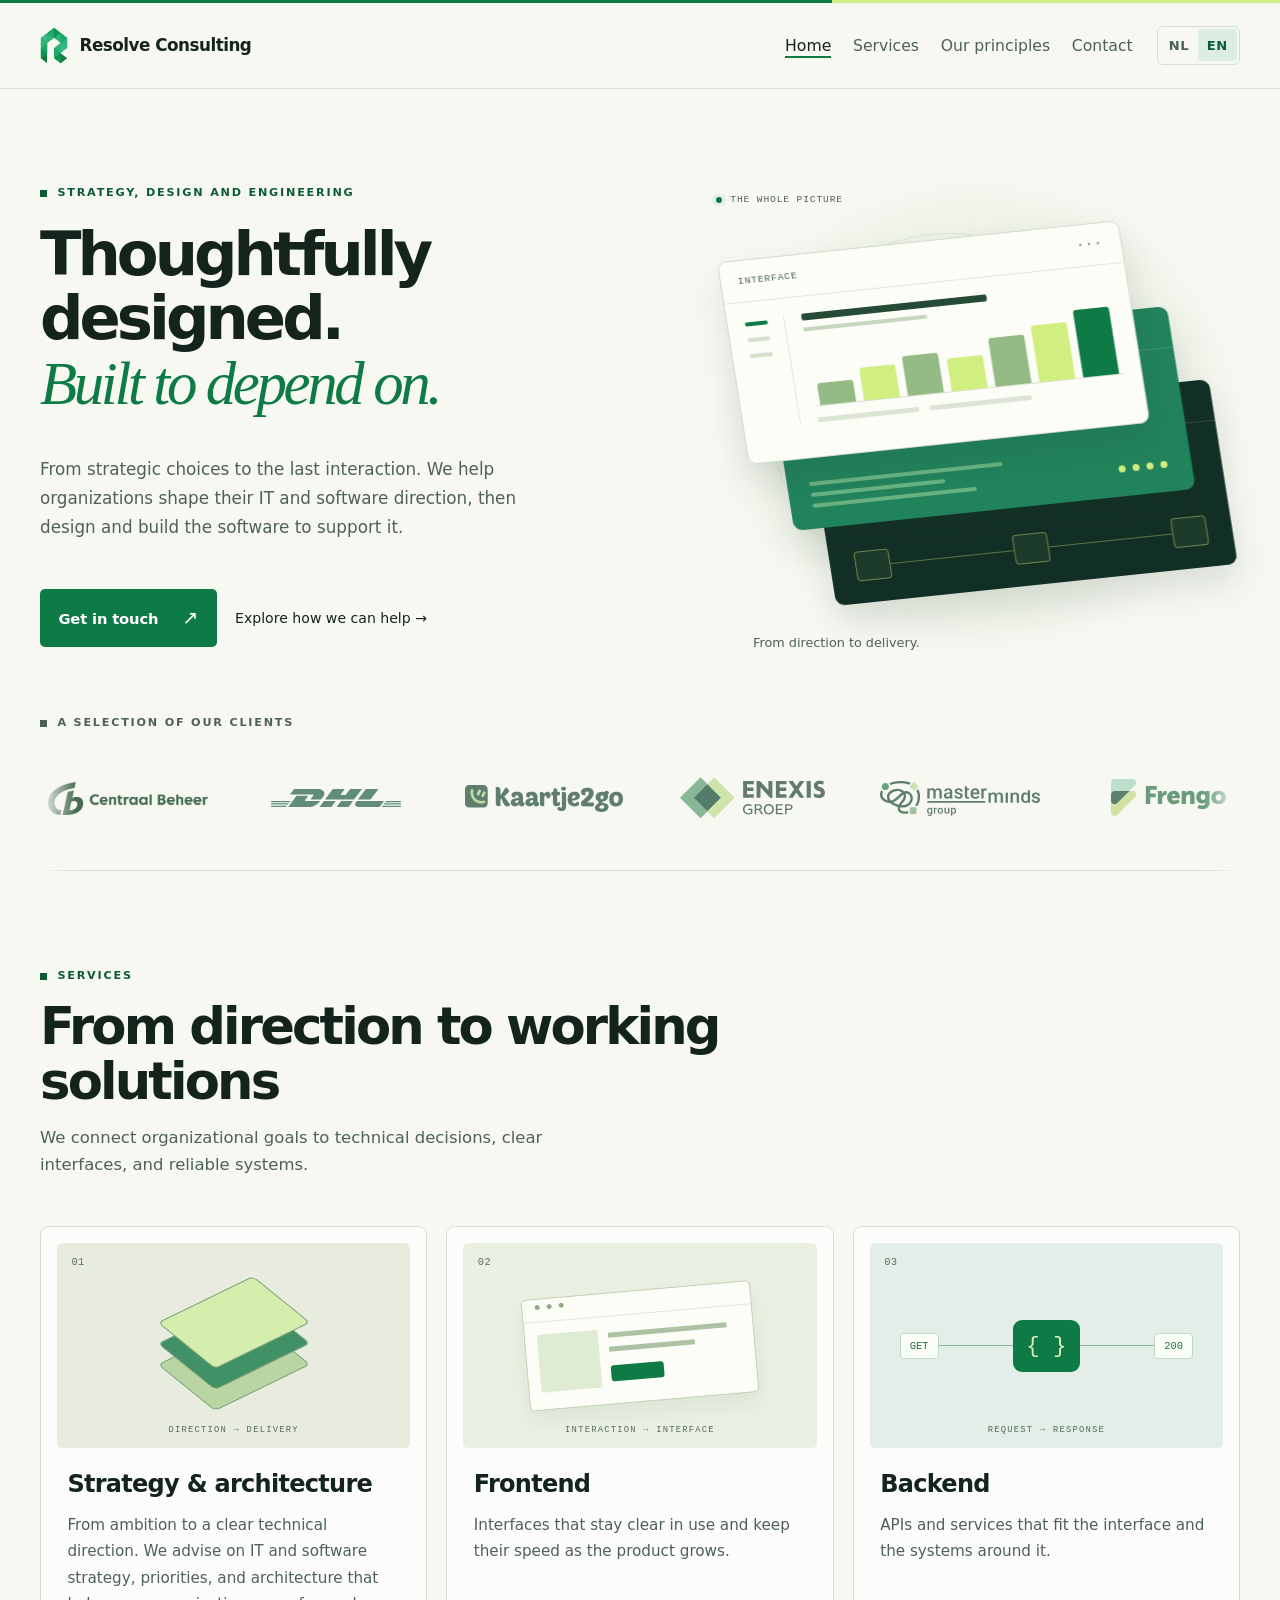
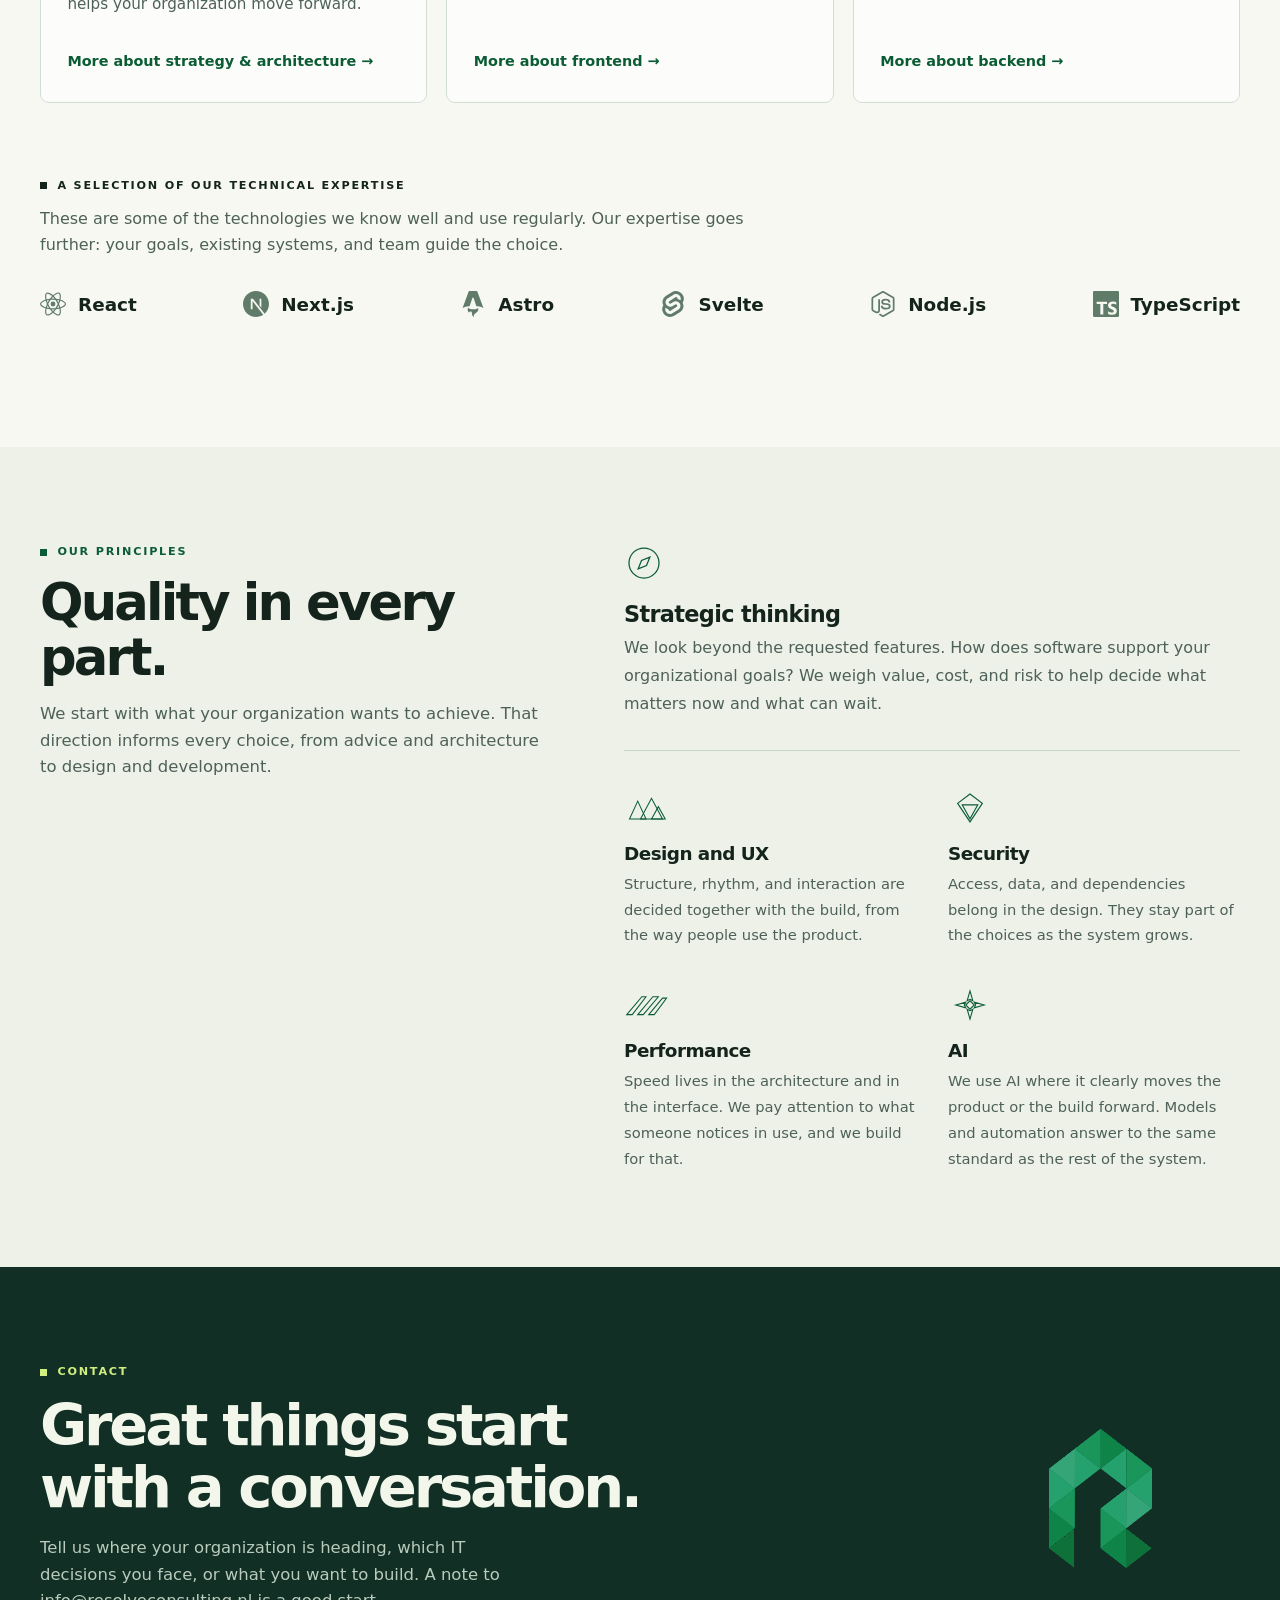
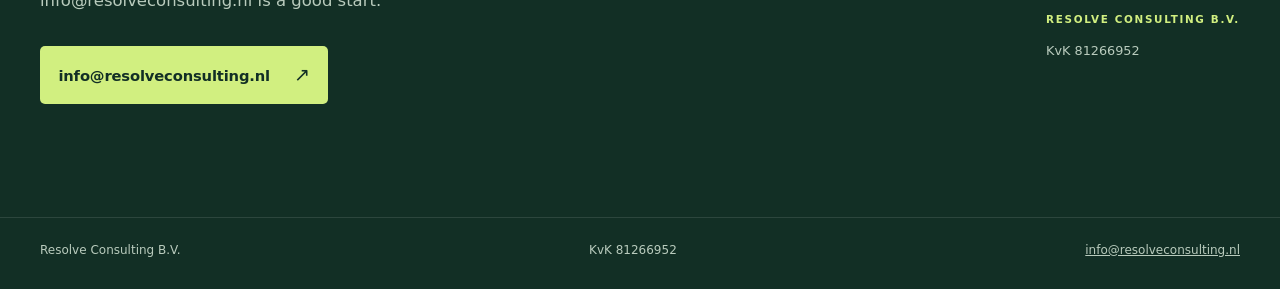
<file: index.html>
<!DOCTYPE html>
<html lang="nl" data-desc-nl="Resolve Consulting helpt organisaties met IT- en softwarestrategie, architectuur, ontwerp en bouw. Van een heldere koers tot software die werkt." data-desc-en="Resolve Consulting helps organizations with IT and software strategy, architecture, design, and development. From clear direction to working software.">
  <head>
    <meta charset="utf-8" />
    <meta name="viewport" content="width=device-width, initial-scale=1" />
    <title>Resolve Consulting</title>
    <meta
      name="description"
      content="Resolve Consulting helpt organisaties met IT- en softwarestrategie, architectuur, ontwerp en bouw. Van een heldere koers tot software die werkt."
    />
    <meta name="theme-color" content="#f7f8f2" />
    <link rel="canonical" href="https://resolveconsulting.nl/" />
    <meta property="og:type" content="website" />
    <meta property="og:site_name" content="Resolve Consulting" />
    <meta property="og:locale" content="nl_NL" />
    <meta property="og:locale:alternate" content="en_US" />
    <meta property="og:url" content="https://resolveconsulting.nl/" />
    <meta property="og:title" content="Resolve Consulting" />
    <meta property="og:description" content="Resolve Consulting helpt organisaties met IT- en softwarestrategie, architectuur, ontwerp en bouw. Van een heldere koers tot software die werkt." />
    <meta property="og:image" content="https://resolveconsulting.nl/assets/og.png" />
    <meta property="og:image:type" content="image/png" />
    <meta property="og:image:width" content="1200" />
    <meta property="og:image:height" content="630" />
    <meta property="og:image:alt" content="Resolve Consulting" />
    <meta name="twitter:card" content="summary_large_image" />
    <meta name="twitter:title" content="Resolve Consulting" />
    <meta name="twitter:description" content="Resolve Consulting helpt organisaties met IT- en softwarestrategie, architectuur, ontwerp en bouw. Van een heldere koers tot software die werkt." />
    <meta name="twitter:image" content="https://resolveconsulting.nl/assets/og.png" />
    <link rel="icon" href="assets/favicon.ico" sizes="any" />
    <link rel="icon" type="image/png" sizes="32x32" href="assets/favicon-32x32.png" />
    <link rel="icon" type="image/png" sizes="16x16" href="assets/favicon-16x16.png" />
    <link rel="stylesheet" href="styles.css" />
    <style>
      html[lang="en"] .t-nl { display: none !important; }
      html:not([lang="en"]) .t-en { display: none !important; }
    </style>
    <script src="language.js?v=2"></script>
  </head>
  <body>
    <a class="skip" href="#top">
      <span class="t-nl">Naar de inhoud</span>
      <span class="t-en">Skip to content</span>
    </a>
    <div class="topbar" aria-hidden="true"></div>
    <header class="site-header">
      <div class="wrap bar">
        <a class="brand" href="#top">
          <img src="assets/mark.png" width="216" height="287" alt="" />
          Resolve Consulting
        </a>
        <nav aria-label="Resolve Consulting">
          <a href="#top">Home</a>
          <a href="#diensten">
            <span class="t-nl">Diensten</span>
            <span class="t-en">Services</span>
          </a>
          <a href="#aanpak">
            <span class="t-nl">Onze uitgangspunten</span>
            <span class="t-en">Our principles</span>
          </a>
          <a href="#contact">Contact</a>
        </nav>
        <div class="lang" role="group">
          <span class="sr-only t-nl">Taal</span>
          <span class="sr-only t-en">Language</span>
          <button type="button" data-set-lang="nl">NL</button>
          <button type="button" data-set-lang="en">EN</button>
        </div>
      </div>
    </header>

    <main>
      <section id="top" class="hero">
        <div class="wrap">
          <p class="kicker">
            <span class="t-nl">Strategie, ontwerp en bouw</span><span class="t-en">Strategy, design and engineering</span>
          </p>
          <h1>
            <span class="t-nl">Doordacht ontworpen.<br /><em>Gebouwd om op te vertrouwen.</em></span>
            <span class="t-en">Thoughtfully designed.<br /><em>Built to depend on.</em></span>
          </h1>
          <p class="lead">
            <span class="t-nl">Van strategische keuzes tot de laatste interactie. We helpen organisaties hun IT- en softwarekoers bepalen en ontwerpen en bouwen de software die daarbij past.</span><span class="t-en">From strategic choices to the last interaction. We help organizations shape their IT and software direction, then design and build the software to support it.</span>
          </p>
          <div class="hero-actions">
            <a class="button" href="mailto:info@resolveconsulting.nl">
              <span class="t-nl">Neem contact op</span>
              <span class="t-en">Get in touch</span>
            </a>
            <a class="quiet" href="#diensten"><span class="t-nl">Ontdek wat we voor je kunnen doen</span><span class="t-en">Explore how we can help</span> <span aria-hidden="true">→</span></a>
          </div>
          <div class="system-art" aria-hidden="true">
            <div class="system-art-scale">
            <div class="art-grid"></div>
            <div class="art-orbit orbit-one"></div><div class="art-orbit orbit-two"></div>
            <div class="art-caption"><span class="status-dot"></span><span class="t-nl">HET HELE PLAATJE</span><span class="t-en">THE WHOLE PICTURE</span></div>
            <div class="system-layer architecture-layer"><div class="layer-label"><span class="t-nl">STRATEGIE &amp; ARCHITECTUUR</span><span class="t-en">STRATEGY &amp; ARCHITECTURE</span></div><div class="architecture-nodes"><i></i><b></b><i></i><b></b><i></i></div></div>
            <div class="system-layer backend-layer"><div class="layer-label"><span class="t-nl">GEGEVENSVERWERKING</span><span class="t-en">BACKEND</span></div><div class="data-lines"><i></i><i></i><i></i></div><div class="data-flow"><span></span><span></span><span></span><span></span></div></div>
            <div class="system-layer interface-layer"><div class="layer-label"><span class="t-nl">GEBRUIKERSINTERFACE</span><span class="t-en">INTERFACE</span><span class="window-dots">•••</span></div><div class="mock-interface"><div class="mock-sidebar"><i></i><i></i><i></i></div><div class="mock-main"><div class="mock-heading"></div><div class="mock-subheading"></div><div class="mock-chart"><i></i><i></i><i></i><i></i><i></i><i></i><i></i></div><div class="mock-bottom"><i></i><i></i></div></div></div></div>
            </div>
            <div class="art-footnote"><span class="t-nl">Van koers tot uitvoering.</span><span class="t-en">From direction to delivery.</span></div>
          </div>
        </div>
      </section>

      <section class="clients" aria-labelledby="clients-title">
        <div class="wrap">
          <div class="clients-heading">
          <h2 id="clients-title" class="kicker">
            <span class="t-nl">Een selectie van onze klanten</span>
            <span class="t-en">A selection of our clients</span>
          </h2>
          </div>
          <div class="clients-viewport" id="clients-carousel">
          <div class="clients-track">
          <ul class="client-logos">
            <li><a href="https://www.centraalbeheer.nl/"><img class="client-logo client-logo--cb" src="assets/clients/centraal-beheer.png" alt="Centraal Beheer" width="800" height="166" loading="lazy" /></a></li>
            <li><a href="https://www.dhl.com/"><img class="client-logo client-logo--dhl" src="assets/clients/dhl-green.svg" alt="DHL" width="144" height="20" loading="lazy" /></a></li>
            <li><a href="https://www.kaartje2go.nl/"><img class="client-logo" src="assets/clients/kaartje2go-green.svg" alt="Kaartje2go" width="462" height="79" loading="lazy" /></a></li>
            <li><a href="https://www.enexis.nl/"><img class="client-logo client-logo--enexis" src="assets/clients/enexis-groep-green.svg" alt="Enexis Groep" width="163" height="47" loading="lazy" /></a></li>
            <li><a href="https://masterminds.io/"><img class="client-logo" src="assets/clients/masterminds-green.svg" alt="Masterminds" width="423" height="92" loading="lazy" /></a></li>
            <li><a href="https://frengo.nl/"><img class="client-logo client-logo--frengo" src="assets/clients/frengo-green.svg" alt="Frengo" width="130" height="42" loading="lazy" /></a></li>
          </ul>
          </div>
          </div>
        </div>
      </section>

      <section id="diensten" class="section">
        <div class="wrap">
          <p class="kicker">
            <span class="t-nl">Diensten</span>
            <span class="t-en">Services</span>
          </p>
          <h2>
            <span class="t-nl">Van koers naar concrete oplossingen</span><span class="t-en">From direction to working solutions</span>
          </h2>
          <p class="intro">
            <span class="t-nl">We verbinden organisatiedoelen met technische keuzes, heldere interfaces en betrouwbare systemen.</span><span class="t-en">We connect organizational goals to technical decisions, clear interfaces, and reliable systems.</span>
          </p>
          <div class="services">
            <article class="service">
              <p class="num">01</p>
              <div class="service-visual architecture-visual" aria-hidden="true"><div class="mini-layers"><i></i><i></i><i></i></div><span class="visual-tag"><span class="t-nl">KOERS → UITVOERING</span><span class="t-en">DIRECTION → DELIVERY</span></span></div>
              <div>
                <h3>
                  <span class="t-nl">Strategie &amp; architectuur</span><span class="t-en">Strategy &amp; architecture</span>
                </h3>
                <p>
                  <span class="t-nl">Van ambities naar een duidelijke technische koers. We denken mee over IT- en softwarestrategie, prioriteiten en een architectuur die je organisatie verder helpt.</span><span class="t-en">From ambition to a clear technical direction. We advise on IT and software strategy, priorities, and architecture that helps your organization move forward.</span>
                </p>
              </div>
              <a class="service-link" href="architectuur.html"><span class="t-nl">Meer over strategie &amp; architectuur</span><span class="t-en">More about strategy &amp; architecture</span> <span aria-hidden="true">→</span></a>
            </article>
            <article class="service">
              <p class="num">02</p>
              <div class="service-visual frontend-visual" aria-hidden="true"><div class="mini-window"><div class="mini-top">•••</div><div class="mini-layout"><i></i><div><b></b><b></b><span></span></div></div></div><span class="visual-tag"><span class="t-nl">INTERACTIE → INTERFACE</span><span class="t-en">INTERACTION → INTERFACE</span></span></div>
              <div>
                <h3>Frontend</h3>
                <p>
                  <span class="t-nl">Interfaces die helder blijven in gebruik en hun snelheid houden als het product groeit.</span>
                  <span class="t-en">Interfaces that stay clear in use and keep their speed as the product grows.</span>
                </p>
              </div>
              <a class="service-link" href="frontend.html"><span class="t-nl">Meer over frontend</span><span class="t-en">More about frontend</span> <span aria-hidden="true">→</span></a>
            </article>
            <article class="service">
              <p class="num">03</p>
              <div class="service-visual backend-visual" aria-hidden="true"><div class="api-flow"><span><span class="t-nl">IN</span><span class="t-en">GET</span></span><i></i><strong>{ }</strong><i></i><span><span class="t-nl">UIT</span><span class="t-en">200</span></span></div><span class="visual-tag"><span class="t-nl">VRAAG → ANTWOORD</span><span class="t-en">REQUEST → RESPONSE</span></span></div>
              <div>
                <h3>Backend</h3>
                <p>
                  <span class="t-nl">API's en diensten die aansluiten op de interface en op de systemen eromheen.</span>
                  <span class="t-en">APIs and services that fit the interface and the systems around it.</span>
                </p>
              </div>
              <a class="service-link" href="backend.html"><span class="t-nl">Meer over backend</span><span class="t-en">More about backend</span> <span aria-hidden="true">→</span></a>
            </article>
          </div>
          <div class="technology-ribbon" aria-labelledby="technology-label">
            <h2 id="technology-label" class="kicker technology-label">
              <span class="t-nl">Een greep uit onze technische expertise</span>
              <span class="t-en">A selection of our technical expertise</span>
            </h2>
            <p class="technology-intro">
              <span class="t-nl">Met deze technologieën werken we graag en veel. Onze expertise gaat verder: doelen, bestaande systemen en je team bepalen welke techniek past.</span><span class="t-en">These are some of the technologies we know well and use regularly. Our expertise goes further: your goals, existing systems, and team guide the choice.</span>
            </p>
            <ul class="stack">
              <li><img src="assets/technologies/react.svg" alt="" width="20" height="20" loading="lazy" />React</li>
              <li><img src="assets/technologies/nextdotjs.svg" alt="" width="20" height="20" loading="lazy" />Next.js</li>
              <li><img src="assets/technologies/astro.svg" alt="" width="20" height="20" loading="lazy" />Astro</li>
              <li><img src="assets/technologies/svelte.svg" alt="" width="20" height="20" loading="lazy" />Svelte</li>
              <li><img src="assets/technologies/nodedotjs.svg" alt="" width="20" height="20" loading="lazy" />Node.js</li>
              <li><img src="assets/technologies/typescript.svg" alt="" width="20" height="20" loading="lazy" />TypeScript</li>
            </ul>
          </div>
        </div>
      </section>

      <section id="aanpak" class="section">
        <div class="wrap">
          <p class="kicker">
            <span class="t-nl">Onze uitgangspunten</span>
            <span class="t-en">Our principles</span>
          </p>
          <h2>
            <span class="t-nl">Kwaliteit in elk onderdeel.</span>
            <span class="t-en">Quality in every part.</span>
          </h2>
          <p class="intro">
            <span class="t-nl">We beginnen bij wat je organisatie wil bereiken. Die richting nemen we mee in elke keuze, van advies en architectuur tot ontwerp en bouw.</span><span class="t-en">We start with what your organization wants to achieve. That direction informs every choice, from advice and architecture to design and development.</span>
          </p>
          <div class="principles">
            <article class="strategy-principle">
              <svg class="pip" viewBox="0 0 48 48" aria-hidden="true"><circle cx="24" cy="24" r="18"/><path d="m31 17-4 10-10 4 4-10z"/></svg>
              <h3><span class="t-nl">Strategisch meedenken</span><span class="t-en">Strategic thinking</span></h3>
              <p><span class="t-nl">We kijken voorbij de gevraagde functionaliteit. Hoe draagt software bij aan je organisatiedoelen? We maken afwegingen tussen waarde, kosten en risico’s en helpen bepalen wat nu nodig is en wat later kan.</span><span class="t-en">We look beyond the requested features. How does software support your organizational goals? We weigh value, cost, and risk to help decide what matters now and what can wait.</span></p>
            </article>

            <article>
              <svg class="pip" viewBox="0 0 64 36" aria-hidden="true">
                <path d="M8 34 L20 8 L32 34 Z" />
                <path d="M24 34 L40 4 L56 34 Z" />
                <path d="M40 34 L50 16 L60 34 Z" />
              </svg>
              <h3>
                <span class="t-nl">Design en UX</span>
                <span class="t-en">Design and UX</span>
              </h3>
              <p>
                <span class="t-nl">Structuur, ritme en interactie worden samen met de bouw bepaald, vanuit de manier waarop mensen het product gebruiken.</span>
                <span class="t-en">Structure, rhythm, and interaction are decided together with the build, from the way people use the product.</span>
              </p>
            </article>
            <article>
              <svg class="pip" viewBox="0 0 48 44" aria-hidden="true">
                <path d="M8 16 L24 4 L40 16 L24 40 Z" />
                <path d="M14 18 L34 18 L24 36 Z" />
              </svg>
              <h3>
                <span class="t-nl">Beveiliging</span>
                <span class="t-en">Security</span>
              </h3>
              <p>
                <span class="t-nl">Toegang, gegevens en afhankelijkheden horen bij het ontwerp. Ze blijven onderdeel van de keuzes terwijl het systeem groeit.</span>
                <span class="t-en">Access, data, and dependencies belong in the design. They stay part of the choices as the system grows.</span>
              </p>
            </article>
            <article>
              <svg class="pip" viewBox="0 0 64 36" aria-hidden="true">
                <path d="M4 32 L26 6 L32 6 L12 32 Z" />
                <path d="M20 32 L42 6 L50 6 L28 32 Z" />
                <path d="M36 32 L56 8 L62 8 L44 32 Z" />
              </svg>
              <h3>Performance</h3>
              <p>
                <span class="t-nl">Snelheid zit in de architectuur en in de interface. We letten op wat iemand in het gebruik merkt, en bouwen daarop.</span>
                <span class="t-en">Speed lives in the architecture and in the interface. We pay attention to what someone notices in use, and we build for that.</span>
              </p>
            </article>
            <article>
              <svg class="pip" viewBox="0 0 48 48" aria-hidden="true">
                <path d="M24 4 L28 18 L24 16 L20 18 Z" />
                <path d="M44 24 L30 28 L32 24 L30 20 Z" />
                <path d="M24 44 L20 30 L24 32 L28 30 Z" />
                <path d="M4 24 L18 20 L16 24 L18 28 Z" />
                <path d="M24 18 L30 24 L24 30 L18 24 Z" />
              </svg>
              <h3>AI</h3>
              <p>
                <span class="t-nl">AI gebruiken we waar het het product of de bouw aantoonbaar verder brengt. Modellen en automatisering vallen onder dezelfde eisen als de rest van het systeem.</span>
                <span class="t-en">We use AI where it clearly moves the product or the build forward. Models and automation answer to the same standard as the rest of the system.</span>
              </p>
            </article>
          </div>
        </div>
      </section>

      <section id="contact" class="band">
        <div class="wrap contact-grid">
          <div>
            <p class="kicker">Contact</p>
            <h2>
              <span class="t-nl">Iets goeds begint<br />met een gesprek.</span>
              <span class="t-en">Great things start<br />with a conversation.</span>
            </h2>
            <p class="intro">
              <span class="t-nl">Vertel waar je organisatie naartoe wil, welke IT-keuzes spelen of wat je wilt bouwen. Een bericht naar info@resolveconsulting.nl is een goed begin.</span><span class="t-en">Tell us where your organization is heading, which IT decisions you face, or what you want to build. A note to info@resolveconsulting.nl is a good start.</span>
            </p>
            <p class="contact-action">
              <a class="button" href="mailto:info@resolveconsulting.nl">info@resolveconsulting.nl</a>
            </p>
          </div>
          <div class="legal">
            <img class="contact-mark" src="assets/mark.png" width="216" height="287" alt="" />
            <p class="kicker">Resolve Consulting B.V.</p>
            <p class="kvk">KvK 81266952</p>
          </div>
        </div>
      </section>
    </main>

    <footer class="site-footer">
      <div class="wrap footer-line">
        <p>Resolve Consulting B.V.</p>
        <p>KvK 81266952</p>
        <p><a href="mailto:info@resolveconsulting.nl">info@resolveconsulting.nl</a></p>
      </div>
    </footer>
    <script src="site.js?v=3"></script>
    <script src="clients.js?v=2"></script>
  </body>
</html>
</file>
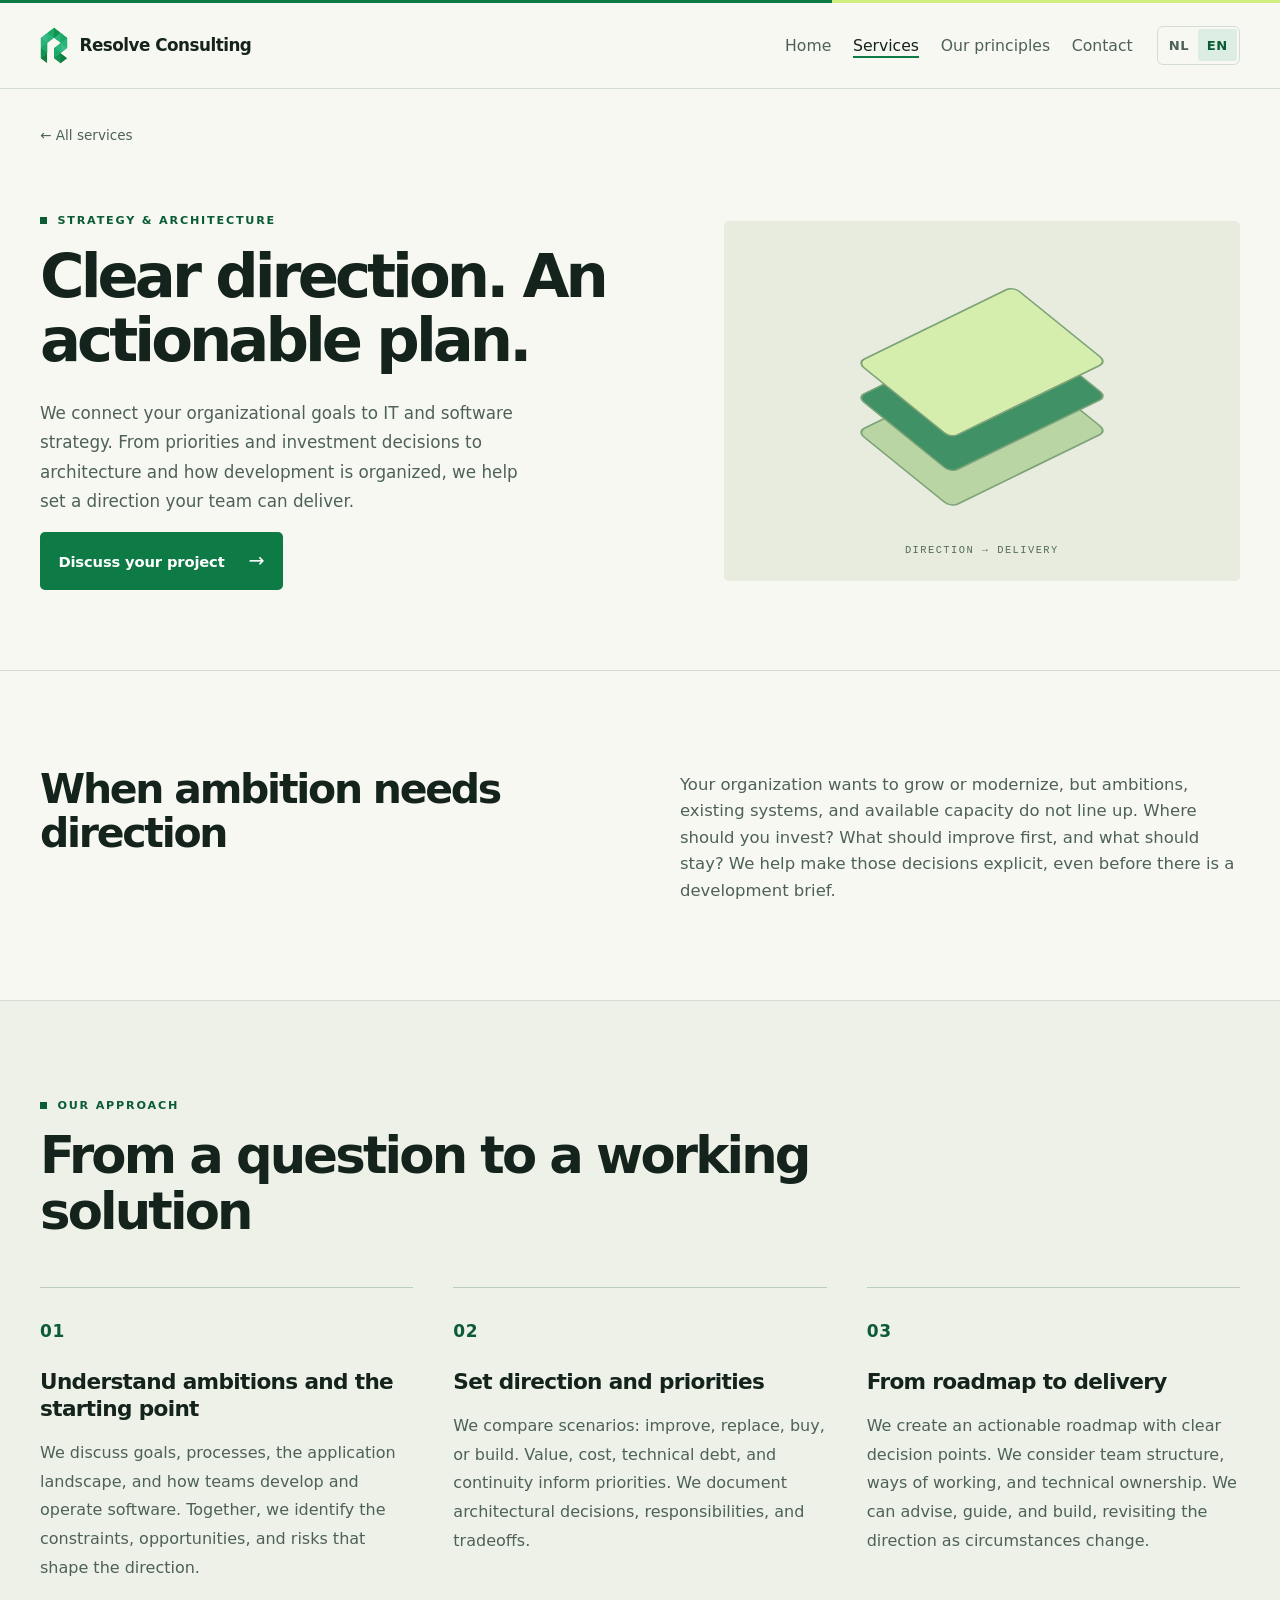
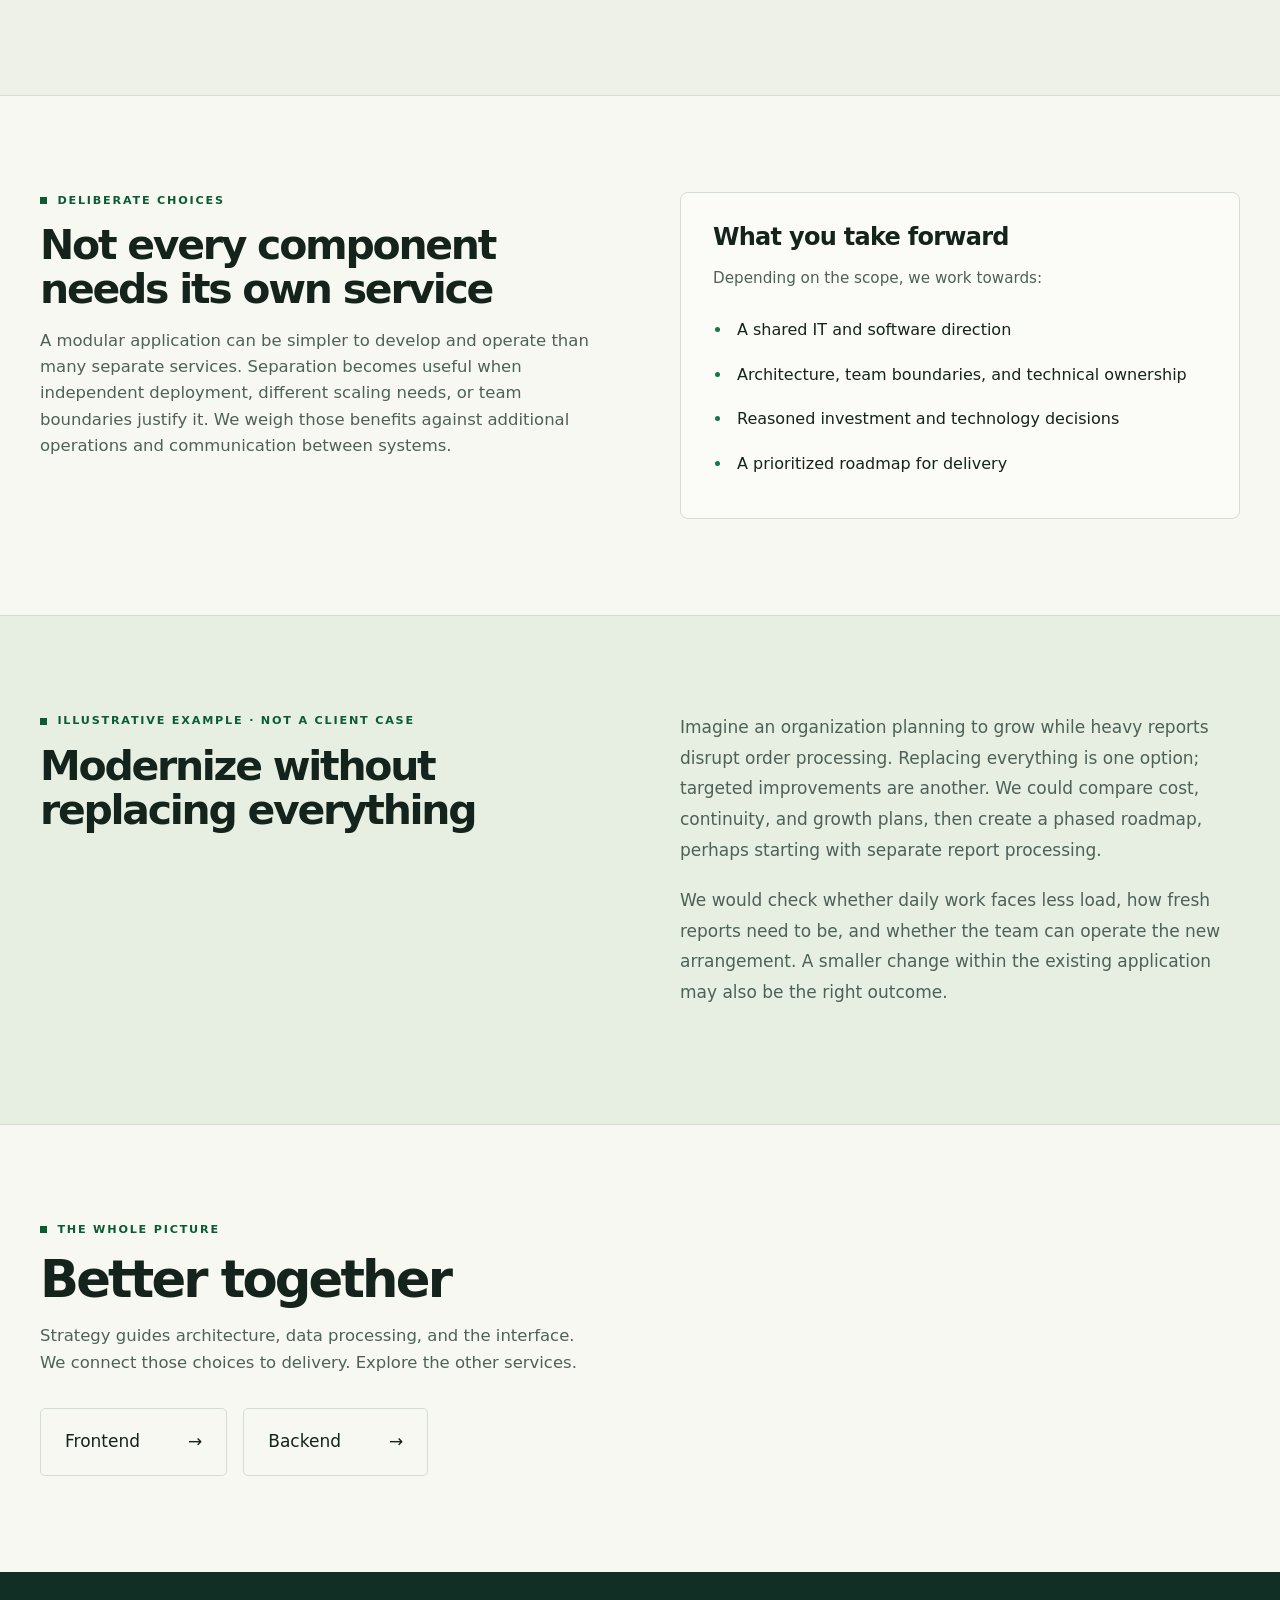
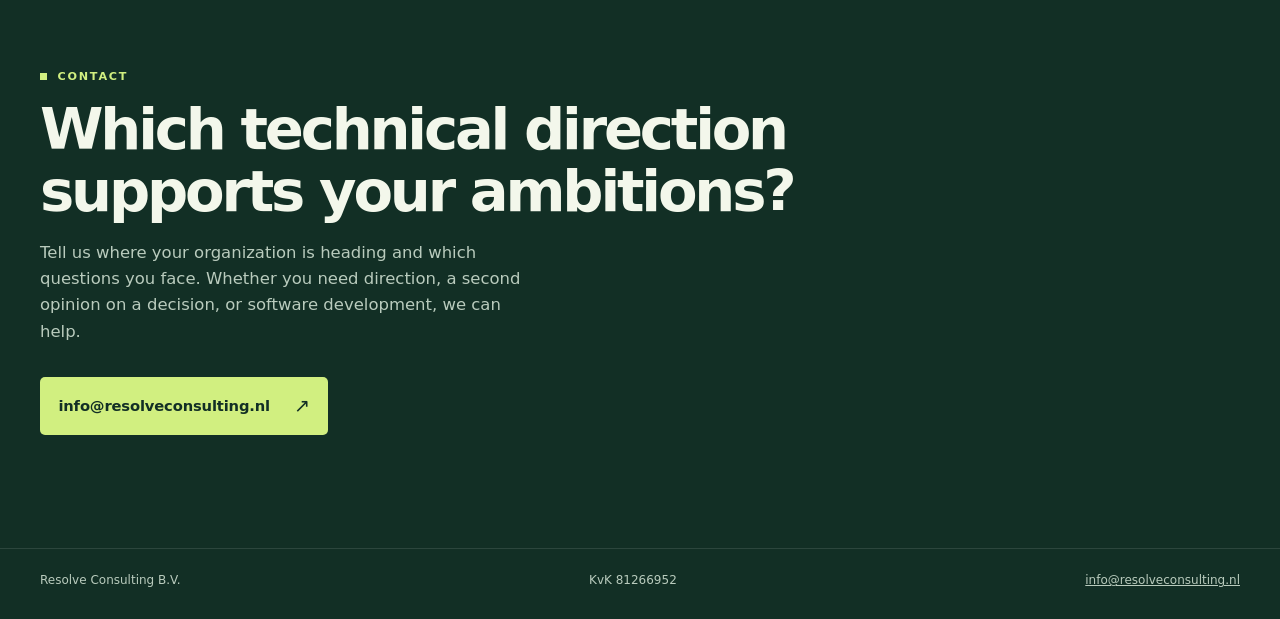
<file: architectuur.html>
<!DOCTYPE html>
<html lang="nl" data-page="service" data-desc-nl="We verbinden je organisatiedoelen met IT- en softwarestrategie. Van prioriteiten en investeringskeuzes tot architectuur en de inrichting van softwareontwikkeling: we helpen een koers bepalen die je team kan uitvoeren." data-desc-en="We connect your organizational goals to IT and software strategy. From priorities and investment decisions to architecture and how development is organized, we help set a direction your team can deliver." data-title-nl="Strategie &amp; architectuur | Resolve Consulting" data-title-en="Strategy &amp; architecture | Resolve Consulting">
  <head>
    <meta charset="utf-8" />
    <meta name="viewport" content="width=device-width, initial-scale=1" />
    <title>Strategie &amp; architectuur | Resolve Consulting</title>
    <meta
      name="description"
      content="We verbinden je organisatiedoelen met IT- en softwarestrategie. Van prioriteiten en investeringskeuzes tot architectuur en de inrichting van softwareontwikkeling: we helpen een koers bepalen die je team kan uitvoeren."
    />
    <meta name="theme-color" content="#f7f8f2" />
    <link rel="canonical" href="https://resolveconsulting.nl/architectuur.html" />
    <meta property="og:type" content="website" />
    <meta property="og:site_name" content="Resolve Consulting" />
    <meta property="og:locale" content="nl_NL" />
    <meta property="og:locale:alternate" content="en_US" />
    <meta property="og:url" content="https://resolveconsulting.nl/architectuur.html" />
    <meta property="og:title" content="Strategie &amp; architectuur | Resolve Consulting" />
    <meta property="og:description" content="We verbinden je organisatiedoelen met IT- en softwarestrategie. Van prioriteiten en investeringskeuzes tot architectuur en de inrichting van softwareontwikkeling: we helpen een koers bepalen die je team kan uitvoeren." />
    <meta property="og:image" content="https://resolveconsulting.nl/assets/og.png" />
    <meta property="og:image:type" content="image/png" />
    <meta property="og:image:width" content="1200" />
    <meta property="og:image:height" content="630" />
    <meta property="og:image:alt" content="Resolve Consulting" />
    <meta name="twitter:card" content="summary_large_image" />
    <meta name="twitter:title" content="Strategie &amp; architectuur | Resolve Consulting" />
    <meta name="twitter:description" content="We verbinden je organisatiedoelen met IT- en softwarestrategie. Van prioriteiten en investeringskeuzes tot architectuur en de inrichting van softwareontwikkeling: we helpen een koers bepalen die je team kan uitvoeren." />
    <meta name="twitter:image" content="https://resolveconsulting.nl/assets/og.png" />
    <link rel="icon" href="assets/favicon.ico" sizes="any" />
    <link rel="icon" type="image/png" sizes="32x32" href="assets/favicon-32x32.png" />
    <link rel="icon" type="image/png" sizes="16x16" href="assets/favicon-16x16.png" />
    <link rel="stylesheet" href="styles.css" />
    <style>
      html[lang="en"] .t-nl { display: none !important; }
      html:not([lang="en"]) .t-en { display: none !important; }
    </style>
    <script src="language.js?v=2"></script>
  </head>
  <body>
    <a class="skip" href="#top">
      <span class="t-nl">Naar de inhoud</span>
      <span class="t-en">Skip to content</span>
    </a>
    <div class="topbar" aria-hidden="true"></div>
    <header class="site-header">
      <div class="wrap bar">
        <a class="brand" href="index.html">
          <img src="assets/mark.png" width="216" height="287" alt="" />
          Resolve Consulting
        </a>
        <nav aria-label="Resolve Consulting">
          <a href="index.html">Home</a>
          <a href="index.html#diensten" aria-current="true">
            <span class="t-nl">Diensten</span>
            <span class="t-en">Services</span>
          </a>
          <a href="index.html#aanpak">
            <span class="t-nl">Onze uitgangspunten</span>
            <span class="t-en">Our principles</span>
          </a>
          <a href="#contact">Contact</a>
        </nav>
        <div class="lang" role="group">
          <span class="sr-only t-nl">Taal</span>
          <span class="sr-only t-en">Language</span>
          <button type="button" data-set-lang="nl">NL</button>
          <button type="button" data-set-lang="en">EN</button>
        </div>
      </div>
    </header>

    <main>
<section id="top" class="detail-hero"><div class="wrap"><a class="back-link" href="index.html#diensten">← <span class="t-nl">Alle diensten</span><span class="t-en">All services</span></a><div class="detail-hero-grid"><div><p class="kicker"><span class="t-nl">Strategie &amp; architectuur</span><span class="t-en">Strategy &amp; architecture</span></p><h1><span class="t-nl">Een heldere koers. Een uitvoerbaar plan.</span><span class="t-en">Clear direction. An actionable plan.</span></h1><p class="lead"><span class="t-nl">We verbinden je organisatiedoelen met IT- en softwarestrategie. Van prioriteiten en investeringskeuzes tot architectuur en de inrichting van softwareontwikkeling: we helpen een koers bepalen die je team kan uitvoeren.</span><span class="t-en">We connect your organizational goals to IT and software strategy. From priorities and investment decisions to architecture and how development is organized, we help set a direction your team can deliver.</span></p><a class="button" href="#contact"><span class="t-nl">Bespreek je vraag</span><span class="t-en">Discuss your project</span></a></div><div class="service-visual architecture-visual" aria-hidden="true"><div class="mini-layers"><i></i><i></i><i></i></div><span class="visual-tag"><span class="t-nl">KOERS → UITVOERING</span><span class="t-en">DIRECTION → DELIVERY</span></span></div></div></div></section>
<section class="section detail-context"><div class="wrap detail-split"><h2><span class="t-nl">Wanneer ambitie om richting vraagt</span><span class="t-en">When ambition needs direction</span></h2><p class="intro"><span class="t-nl">Je organisatie wil groeien of vernieuwen, maar wensen, bestaande systemen en beschikbare capaciteit lopen uiteen. Waar investeer je in? Wat verbeter je eerst en wat laat je bewust staan? We helpen die keuzes expliciet te maken, ook als er nog geen concrete bouwopdracht ligt.</span><span class="t-en">Your organization wants to grow or modernize, but ambitions, existing systems, and available capacity do not line up. Where should you invest? What should improve first, and what should stay? We help make those decisions explicit, even before there is a development brief.</span></p></div></section>
<section class="section detail-process"><div class="wrap"><p class="kicker"><span class="t-nl">Onze aanpak</span><span class="t-en">Our approach</span></p><h2><span class="t-nl">Van vraag naar werkende oplossing</span><span class="t-en">From a question to a working solution</span></h2><div class="detail-steps"><article><p class="num">01</p><h3><span class="t-nl">Ambities en uitgangspositie begrijpen</span><span class="t-en">Understand ambitions and the starting point</span></h3><p><span class="t-nl">We bespreken doelen, processen, het applicatielandschap en hoe teams software ontwikkelen en beheren. Samen bepalen we welke beperkingen, kansen en risico’s de koers beïnvloeden.</span><span class="t-en">We discuss goals, processes, the application landscape, and how teams develop and operate software. Together, we identify the constraints, opportunities, and risks that shape the direction.</span></p></article><article><p class="num">02</p><h3><span class="t-nl">Koers en prioriteiten bepalen</span><span class="t-en">Set direction and priorities</span></h3><p><span class="t-nl">We vergelijken scenario’s: verbeteren, vervangen, inkopen of zelf bouwen. Waarde, kosten, technische schuld en continuïteit bepalen de prioriteiten. We leggen architectuurkeuzes, verantwoordelijkheden en afwegingen vast.</span><span class="t-en">We compare scenarios: improve, replace, buy, or build. Value, cost, technical debt, and continuity inform priorities. We document architectural decisions, responsibilities, and tradeoffs.</span></p></article><article><p class="num">03</p><h3><span class="t-nl">Van roadmap naar uitvoering</span><span class="t-en">From roadmap to delivery</span></h3><p><span class="t-nl">We maken een uitvoerbare roadmap met heldere beslismomenten. Daarbij kijken we naar teaminrichting, werkwijzen en technisch eigenaarschap. We kunnen adviseren, begeleiden en meebouwen, en toetsen onderweg of de koers nog past.</span><span class="t-en">We create an actionable roadmap with clear decision points. We consider team structure, ways of working, and technical ownership. We can advise, guide, and build, revisiting the direction as circumstances change.</span></p></article></div></div></section>
<section class="section"><div class="wrap detail-split"><div><p class="kicker"><span class="t-nl">Bewuste keuzes</span><span class="t-en">Deliberate choices</span></p><h2><span class="t-nl">Niet elk onderdeel hoeft een aparte dienst te worden</span><span class="t-en">Not every component needs its own service</span></h2><p class="intro"><span class="t-nl">Een modulair opgebouwde applicatie kan eenvoudiger te ontwikkelen en te beheren zijn dan veel losse diensten. Loskoppelen wordt interessant als zelfstandige uitrol, verschillende schaalbehoeften of teamgrenzen dat rechtvaardigen. We wegen die voordelen af tegen extra beheer en communicatie tussen systemen.</span><span class="t-en">A modular application can be simpler to develop and operate than many separate services. Separation becomes useful when independent deployment, different scaling needs, or team boundaries justify it. We weigh those benefits against additional operations and communication between systems.</span></p></div><div class="deliverables"><h3><span class="t-nl">Wat je eraan overhoudt</span><span class="t-en">What you take forward</span></h3><p><span class="t-nl">Afhankelijk van de opdracht werken we toe naar:</span><span class="t-en">Depending on the scope, we work towards:</span></p><ul><li><span class="t-nl">Een gedeelde IT- en softwarekoers</span><span class="t-en">A shared IT and software direction</span></li><li><span class="t-nl">Architectuur, teamgrenzen en technisch eigenaarschap</span><span class="t-en">Architecture, team boundaries, and technical ownership</span></li><li><span class="t-nl">Onderbouwde investerings- en technologiekeuzes</span><span class="t-en">Reasoned investment and technology decisions</span></li><li><span class="t-nl">Een geprioriteerde roadmap voor uitvoering</span><span class="t-en">A prioritized roadmap for delivery</span></li></ul></div></div></section>
<section class="section example-section"><div class="wrap detail-split"><div><p class="kicker"><span class="t-nl">Ter illustratie · geen klantcase</span><span class="t-en">Illustrative example · not a client case</span></p><h2><span class="t-nl">Vernieuwen zonder alles te vervangen</span><span class="t-en">Modernize without replacing everything</span></h2></div><div><p><span class="t-nl">Stel: een organisatie wil groeien, maar zware rapportages verstoren de orderverwerking. Alles vervangen is één optie, gericht verbeteren een andere. We kunnen kosten, continuïteit en groeiplannen vergelijken en een gefaseerde roadmap maken, bijvoorbeeld met aparte rapportageverwerking als eerste stap.</span><span class="t-en">Imagine an organization planning to grow while heavy reports disrupt order processing. Replacing everything is one option; targeted improvements are another. We could compare cost, continuity, and growth plans, then create a phased roadmap, perhaps starting with separate report processing.</span></p><p><span class="t-nl">We toetsen of het dagelijkse werk minder wordt belast, hoe actueel rapportages moeten zijn en of het team de nieuwe opzet goed kan beheren. De uitkomst kan ook een kleinere aanpassing binnen de bestaande applicatie zijn.</span><span class="t-en">We would check whether daily work faces less load, how fresh reports need to be, and whether the team can operate the new arrangement. A smaller change within the existing application may also be the right outcome.</span></p></div></div></section>
<section class="section related-services"><div class="wrap"><p class="kicker"><span class="t-nl">Het geheel</span><span class="t-en">The whole picture</span></p><h2><span class="t-nl">Sterker in samenhang</span><span class="t-en">Better together</span></h2><p class="intro"><span class="t-nl">Strategie geeft richting aan architectuur, gegevensverwerking en de interface. We verbinden die keuzes met de uitvoering. Bekijk ook de andere diensten.</span><span class="t-en">Strategy guides architecture, data processing, and the interface. We connect those choices to delivery. Explore the other services.</span></p><div class="related-links"><a href="frontend.html"><span class="t-nl">Frontend</span><span class="t-en">Frontend</span> <span aria-hidden="true">→</span></a><a href="backend.html"><span class="t-nl">Backend</span><span class="t-en">Backend</span> <span aria-hidden="true">→</span></a></div></div></section>
<section id="contact" class="band"><div class="wrap"><p class="kicker">Contact</p><h2><span class="t-nl">Welke technische koers past bij je ambities?</span><span class="t-en">Which technical direction supports your ambitions?</span></h2><p class="intro"><span class="t-nl">Vertel waar je organisatie naartoe wil en welke vragen daarbij spelen. Of je nu richting zoekt, keuzes wilt toetsen of software wilt laten bouwen: we denken mee.</span><span class="t-en">Tell us where your organization is heading and which questions you face. Whether you need direction, a second opinion on a decision, or software development, we can help.</span></p><p class="contact-action"><a class="button" href="mailto:info@resolveconsulting.nl">info@resolveconsulting.nl</a></p></div></section>
</main>
    <footer class="site-footer">
      <div class="wrap footer-line">
        <p>Resolve Consulting B.V.</p>
        <p>KvK 81266952</p>
        <p><a href="mailto:info@resolveconsulting.nl">info@resolveconsulting.nl</a></p>
      </div>
    </footer>
    <script src="site.js?v=3"></script>
  </body>
</html>
</file>
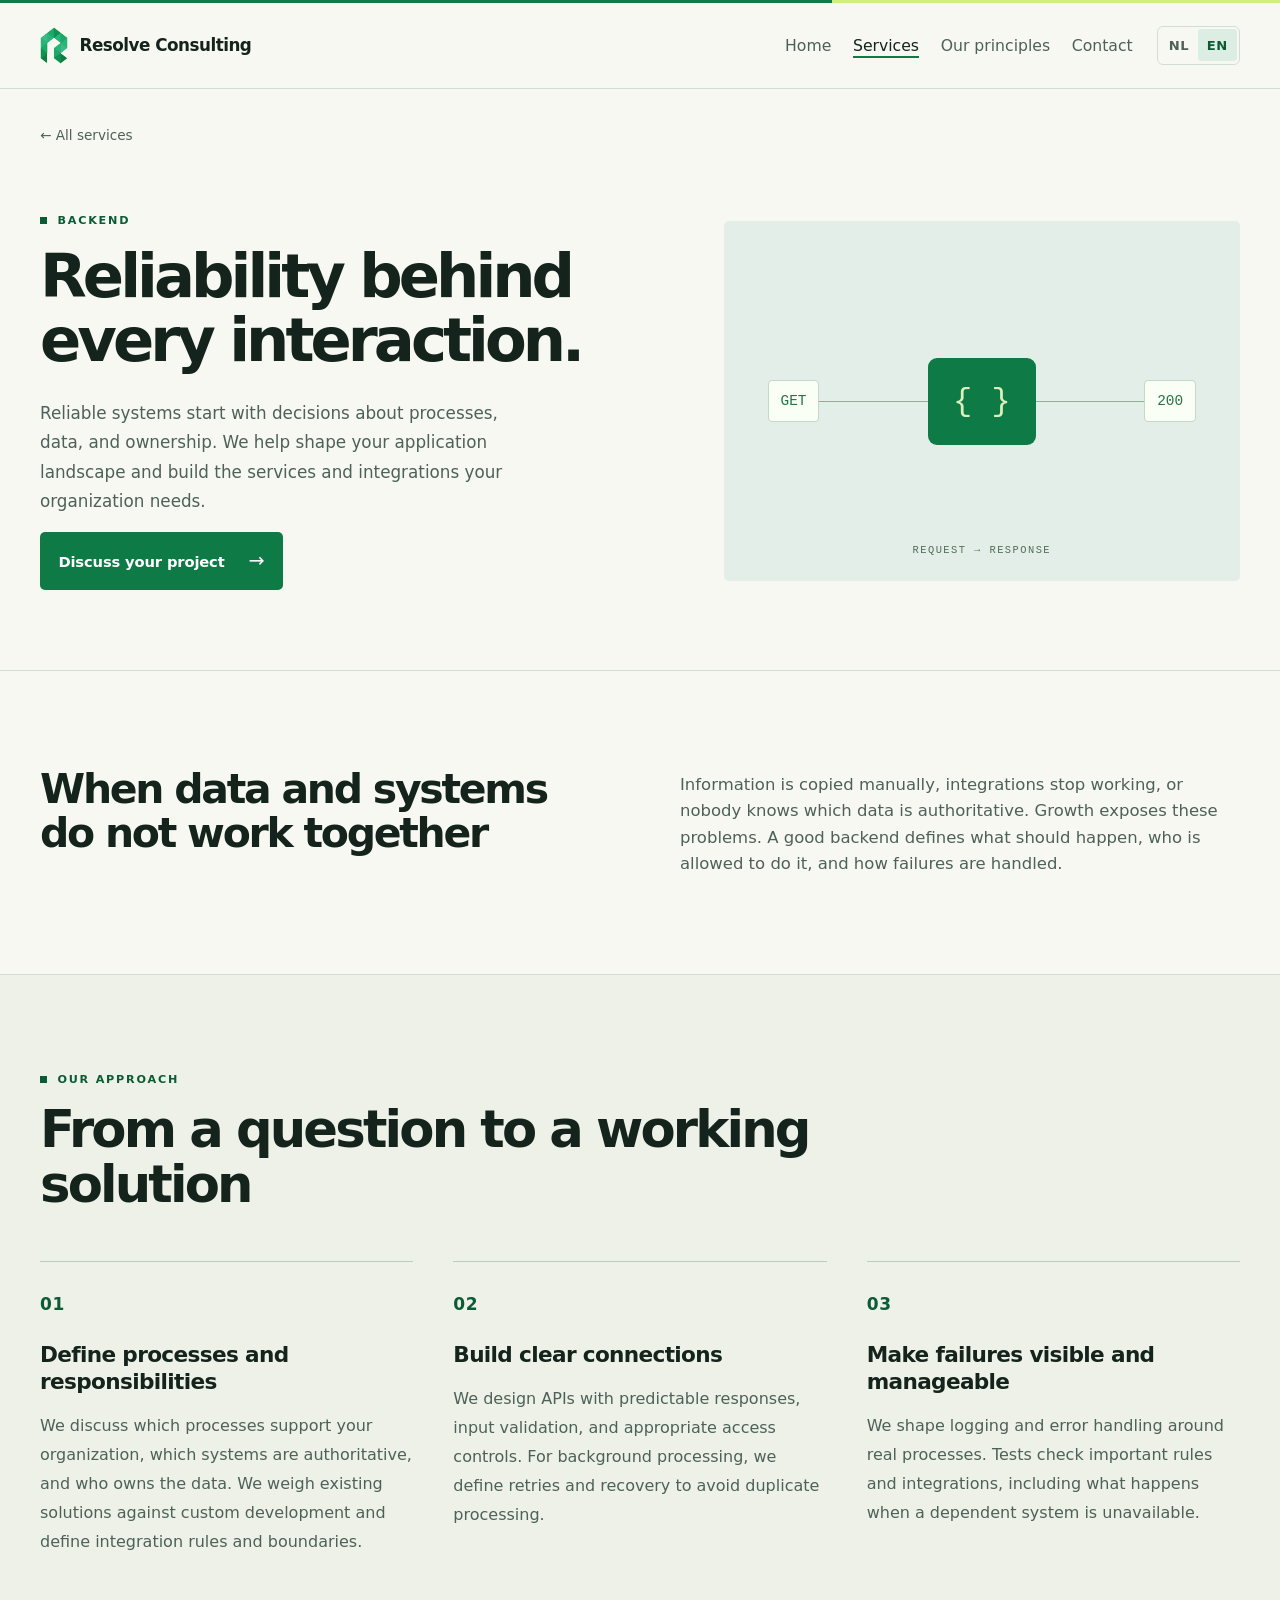
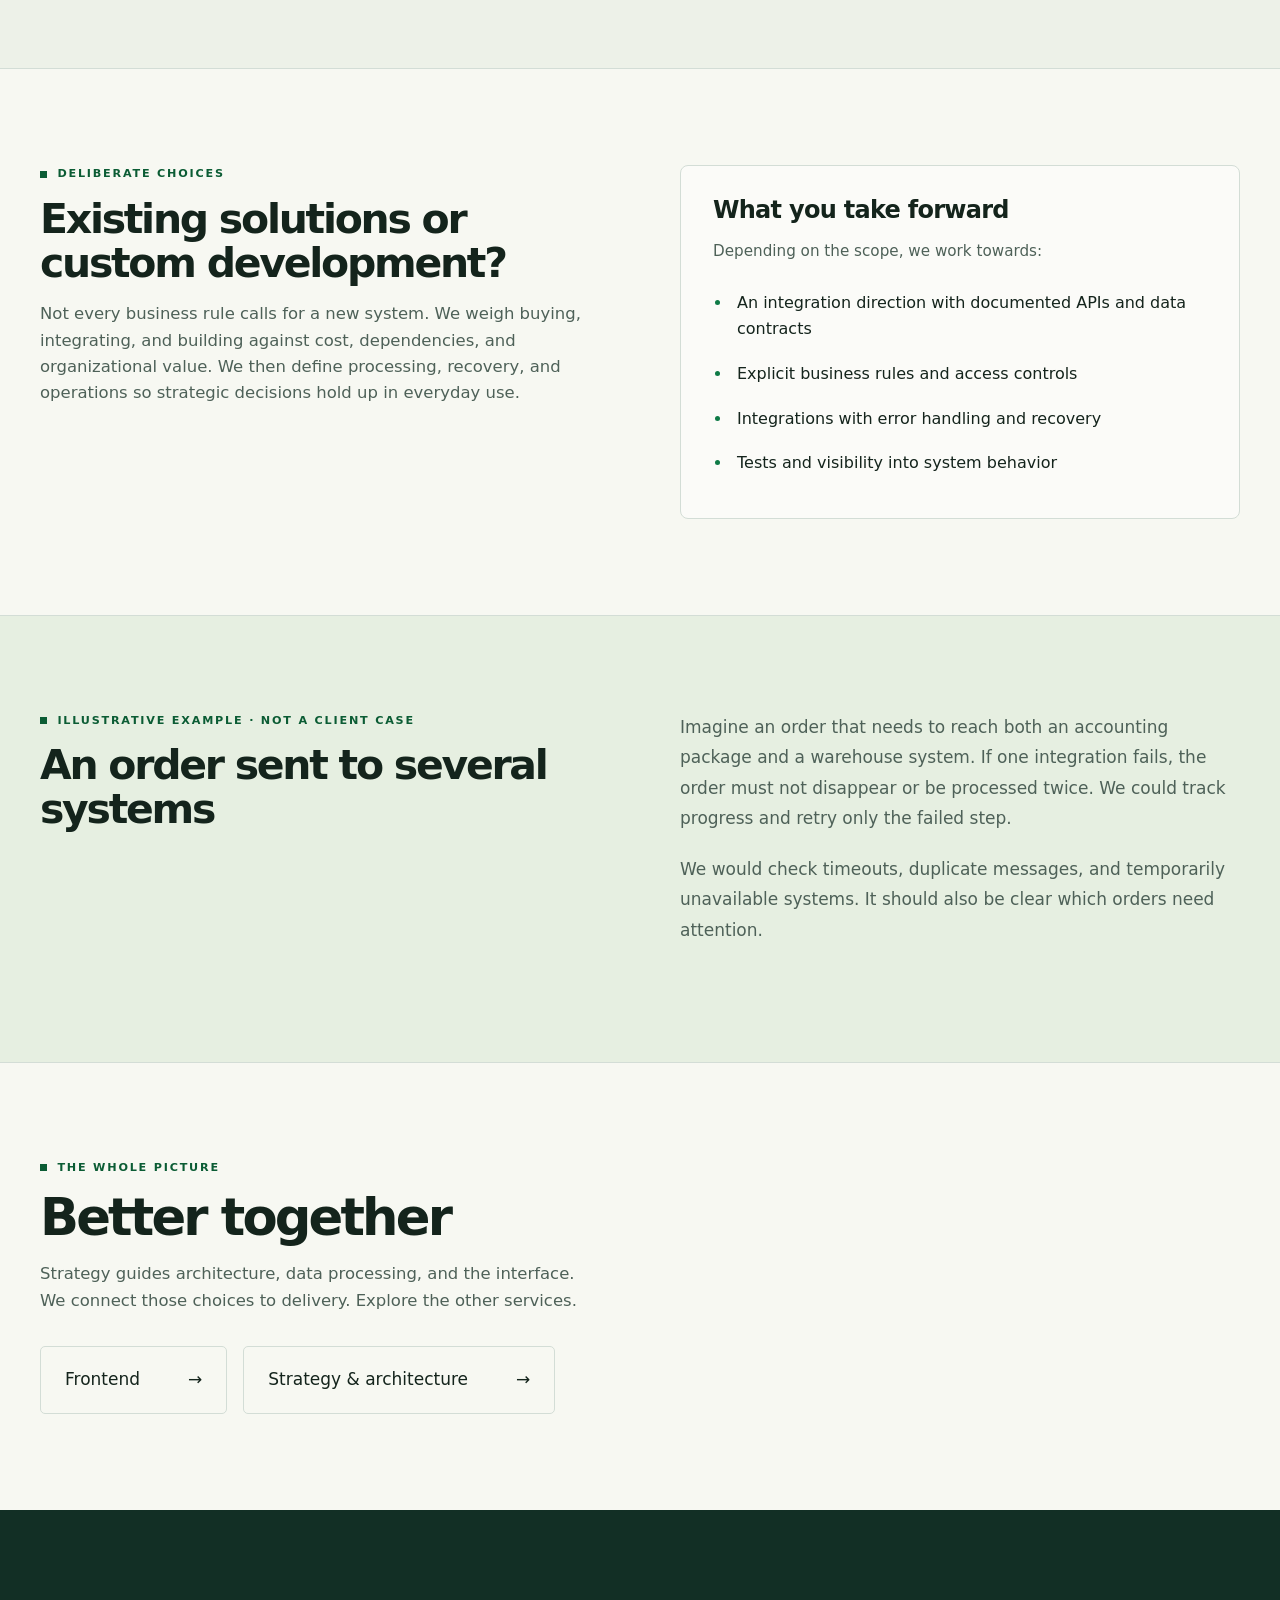
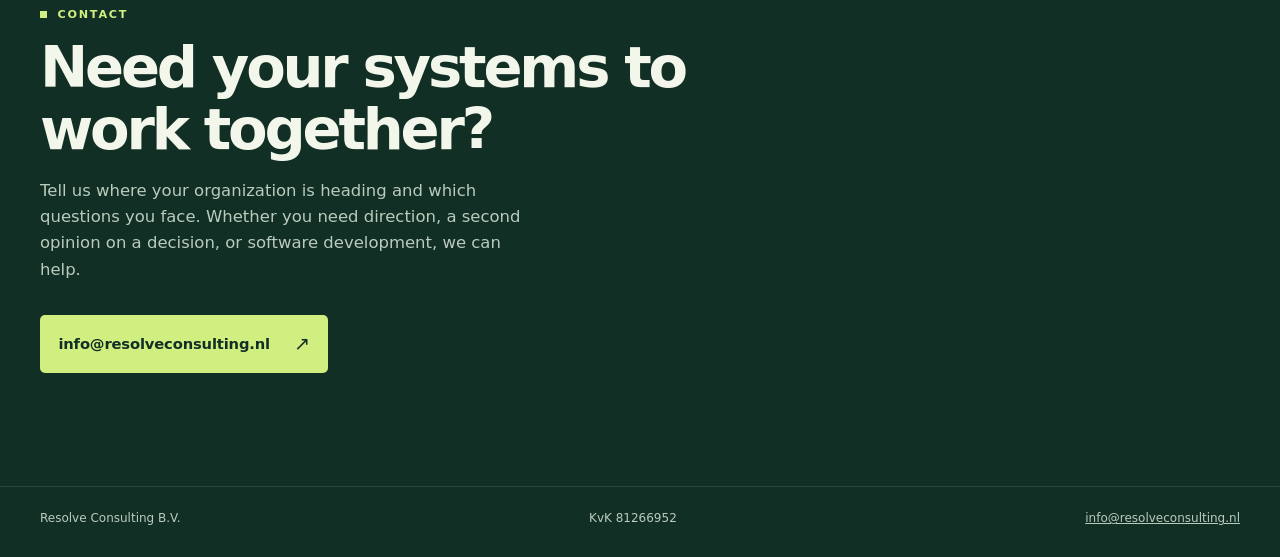
<file: backend.html>
<!DOCTYPE html>
<html lang="nl" data-page="service" data-desc-nl="Betrouwbare systemen beginnen bij keuzes over processen, gegevens en eigenaarschap. We denken mee over je applicatielandschap en bouwen de diensten en koppelingen die je organisatie nodig heeft." data-desc-en="Reliable systems start with decisions about processes, data, and ownership. We help shape your application landscape and build the services and integrations your organization needs." data-title-nl="Backend | Resolve Consulting" data-title-en="Backend | Resolve Consulting">
  <head>
    <meta charset="utf-8" />
    <meta name="viewport" content="width=device-width, initial-scale=1" />
    <title>Backend | Resolve Consulting</title>
    <meta
      name="description"
      content="Betrouwbare systemen beginnen bij keuzes over processen, gegevens en eigenaarschap. We denken mee over je applicatielandschap en bouwen de diensten en koppelingen die je organisatie nodig heeft."
    />
    <meta name="theme-color" content="#f7f8f2" />
    <link rel="canonical" href="https://resolveconsulting.nl/backend.html" />
    <meta property="og:type" content="website" />
    <meta property="og:site_name" content="Resolve Consulting" />
    <meta property="og:locale" content="nl_NL" />
    <meta property="og:locale:alternate" content="en_US" />
    <meta property="og:url" content="https://resolveconsulting.nl/backend.html" />
    <meta property="og:title" content="Backend | Resolve Consulting" />
    <meta property="og:description" content="Betrouwbare systemen beginnen bij keuzes over processen, gegevens en eigenaarschap. We denken mee over je applicatielandschap en bouwen de diensten en koppelingen die je organisatie nodig heeft." />
    <meta property="og:image" content="https://resolveconsulting.nl/assets/og.png" />
    <meta property="og:image:type" content="image/png" />
    <meta property="og:image:width" content="1200" />
    <meta property="og:image:height" content="630" />
    <meta property="og:image:alt" content="Resolve Consulting" />
    <meta name="twitter:card" content="summary_large_image" />
    <meta name="twitter:title" content="Backend | Resolve Consulting" />
    <meta name="twitter:description" content="Betrouwbare systemen beginnen bij keuzes over processen, gegevens en eigenaarschap. We denken mee over je applicatielandschap en bouwen de diensten en koppelingen die je organisatie nodig heeft." />
    <meta name="twitter:image" content="https://resolveconsulting.nl/assets/og.png" />
    <link rel="icon" href="assets/favicon.ico" sizes="any" />
    <link rel="icon" type="image/png" sizes="32x32" href="assets/favicon-32x32.png" />
    <link rel="icon" type="image/png" sizes="16x16" href="assets/favicon-16x16.png" />
    <link rel="stylesheet" href="styles.css" />
    <style>
      html[lang="en"] .t-nl { display: none !important; }
      html:not([lang="en"]) .t-en { display: none !important; }
    </style>
    <script src="language.js?v=2"></script>
  </head>
  <body>
    <a class="skip" href="#top">
      <span class="t-nl">Naar de inhoud</span>
      <span class="t-en">Skip to content</span>
    </a>
    <div class="topbar" aria-hidden="true"></div>
    <header class="site-header">
      <div class="wrap bar">
        <a class="brand" href="index.html">
          <img src="assets/mark.png" width="216" height="287" alt="" />
          Resolve Consulting
        </a>
        <nav aria-label="Resolve Consulting">
          <a href="index.html">Home</a>
          <a href="index.html#diensten" aria-current="true">
            <span class="t-nl">Diensten</span>
            <span class="t-en">Services</span>
          </a>
          <a href="index.html#aanpak">
            <span class="t-nl">Onze uitgangspunten</span>
            <span class="t-en">Our principles</span>
          </a>
          <a href="#contact">Contact</a>
        </nav>
        <div class="lang" role="group">
          <span class="sr-only t-nl">Taal</span>
          <span class="sr-only t-en">Language</span>
          <button type="button" data-set-lang="nl">NL</button>
          <button type="button" data-set-lang="en">EN</button>
        </div>
      </div>
    </header>

    <main>
<section id="top" class="detail-hero"><div class="wrap"><a class="back-link" href="index.html#diensten">← <span class="t-nl">Alle diensten</span><span class="t-en">All services</span></a><div class="detail-hero-grid"><div><p class="kicker"><span class="t-nl">Backend</span><span class="t-en">Backend</span></p><h1><span class="t-nl">Betrouwbaar achter elke interactie.</span><span class="t-en">Reliability behind every interaction.</span></h1><p class="lead"><span class="t-nl">Betrouwbare systemen beginnen bij keuzes over processen, gegevens en eigenaarschap. We denken mee over je applicatielandschap en bouwen de diensten en koppelingen die je organisatie nodig heeft.</span><span class="t-en">Reliable systems start with decisions about processes, data, and ownership. We help shape your application landscape and build the services and integrations your organization needs.</span></p><a class="button" href="#contact"><span class="t-nl">Bespreek je vraag</span><span class="t-en">Discuss your project</span></a></div><div class="service-visual backend-visual" aria-hidden="true"><div class="api-flow"><span><span class="t-nl">IN</span><span class="t-en">GET</span></span><i></i><strong>{ }</strong><i></i><span><span class="t-nl">UIT</span><span class="t-en">200</span></span></div><span class="visual-tag"><span class="t-nl">VRAAG → ANTWOORD</span><span class="t-en">REQUEST → RESPONSE</span></span></div></div></div></section>
<section class="section detail-context"><div class="wrap detail-split"><h2><span class="t-nl">Wanneer gegevens en systemen niet samenwerken</span><span class="t-en">When data and systems do not work together</span></h2><p class="intro"><span class="t-nl">Informatie wordt handmatig overgezet, koppelingen vallen stil of niemand weet welke gegevens leidend zijn. Groei maakt zulke problemen zichtbaarder. Een goede backend legt vast wat er moet gebeuren, wie dat mag doen en hoe fouten worden afgehandeld.</span><span class="t-en">Information is copied manually, integrations stop working, or nobody knows which data is authoritative. Growth exposes these problems. A good backend defines what should happen, who is allowed to do it, and how failures are handled.</span></p></div></section>
<section class="section detail-process"><div class="wrap"><p class="kicker"><span class="t-nl">Onze aanpak</span><span class="t-en">Our approach</span></p><h2><span class="t-nl">Van vraag naar werkende oplossing</span><span class="t-en">From a question to a working solution</span></h2><div class="detail-steps"><article><p class="num">01</p><h3><span class="t-nl">Processen en verantwoordelijkheden bepalen</span><span class="t-en">Define processes and responsibilities</span></h3><p><span class="t-nl">We bespreken welke processen je organisatie ondersteunen, welke systemen leidend zijn en wie gegevens beheert. We wegen bestaande oplossingen en maatwerk af en leggen de regels en grenzen voor koppelingen vast.</span><span class="t-en">We discuss which processes support your organization, which systems are authoritative, and who owns the data. We weigh existing solutions against custom development and define integration rules and boundaries.</span></p></article><article><p class="num">02</p><h3><span class="t-nl">Duidelijke verbindingen bouwen</span><span class="t-en">Build clear connections</span></h3><p><span class="t-nl">We ontwerpen API’s met voorspelbare antwoorden, invoercontrole en passend toegangsbeheer. Bij achtergrondverwerking bepalen we hoe herhalen en herstellen werken zonder dubbele verwerking.</span><span class="t-en">We design APIs with predictable responses, input validation, and appropriate access controls. For background processing, we define retries and recovery to avoid duplicate processing.</span></p></article><article><p class="num">03</p><h3><span class="t-nl">Storingen zichtbaar en hanteerbaar maken</span><span class="t-en">Make failures visible and manageable</span></h3><p><span class="t-nl">We richten logging en foutafhandeling in rond de werkelijke processen. Tests controleren belangrijke regels en koppelingen, inclusief wat er gebeurt als een afhankelijk systeem niet beschikbaar is.</span><span class="t-en">We shape logging and error handling around real processes. Tests check important rules and integrations, including what happens when a dependent system is unavailable.</span></p></article></div></div></section>
<section class="section"><div class="wrap detail-split"><div><p class="kicker"><span class="t-nl">Bewuste keuzes</span><span class="t-en">Deliberate choices</span></p><h2><span class="t-nl">Bestaande oplossingen of maatwerk?</span><span class="t-en">Existing solutions or custom development?</span></h2><p class="intro"><span class="t-nl">Niet iedere bedrijfsregel vraagt om een nieuw systeem. We wegen inkopen, koppelen en zelf bouwen af op kosten, afhankelijkheden en het belang voor je organisatie. Daarna bepalen we hoe verwerking, herstel en beheer moeten werken. Zo sluiten strategische keuzes aan op de dagelijkse praktijk.</span><span class="t-en">Not every business rule calls for a new system. We weigh buying, integrating, and building against cost, dependencies, and organizational value. We then define processing, recovery, and operations so strategic decisions hold up in everyday use.</span></p></div><div class="deliverables"><h3><span class="t-nl">Wat je eraan overhoudt</span><span class="t-en">What you take forward</span></h3><p><span class="t-nl">Afhankelijk van de opdracht werken we toe naar:</span><span class="t-en">Depending on the scope, we work towards:</span></p><ul><li><span class="t-nl">Een integratierichting met gedocumenteerde API’s en gegevensafspraken</span><span class="t-en">An integration direction with documented APIs and data contracts</span></li><li><span class="t-nl">Expliciete bedrijfsregels en toegangscontrole</span><span class="t-en">Explicit business rules and access controls</span></li><li><span class="t-nl">Koppelingen met foutafhandeling en herstel</span><span class="t-en">Integrations with error handling and recovery</span></li><li><span class="t-nl">Tests en inzicht in het gedrag van het systeem</span><span class="t-en">Tests and visibility into system behavior</span></li></ul></div></div></section>
<section class="section example-section"><div class="wrap detail-split"><div><p class="kicker"><span class="t-nl">Ter illustratie · geen klantcase</span><span class="t-en">Illustrative example · not a client case</span></p><h2><span class="t-nl">Een bestelling naar meerdere systemen</span><span class="t-en">An order sent to several systems</span></h2></div><div><p><span class="t-nl">Stel: een bestelling moet naar een administratiepakket en een magazijnsysteem. Als één koppeling uitvalt, mag de bestelling niet verdwijnen of dubbel worden uitgevoerd. We kunnen de voortgang bijhouden en alleen de mislukte stap opnieuw uitvoeren.</span><span class="t-en">Imagine an order that needs to reach both an accounting package and a warehouse system. If one integration fails, the order must not disappear or be processed twice. We could track progress and retry only the failed step.</span></p><p><span class="t-nl">We toetsen dan onder meer wat er gebeurt bij een time-out, een dubbel bericht en tijdelijk onbereikbare systemen. Ook moet zichtbaar zijn welke bestellingen aandacht nodig hebben.</span><span class="t-en">We would check timeouts, duplicate messages, and temporarily unavailable systems. It should also be clear which orders need attention.</span></p></div></div></section>
<section class="section related-services"><div class="wrap"><p class="kicker"><span class="t-nl">Het geheel</span><span class="t-en">The whole picture</span></p><h2><span class="t-nl">Sterker in samenhang</span><span class="t-en">Better together</span></h2><p class="intro"><span class="t-nl">Strategie geeft richting aan architectuur, gegevensverwerking en de interface. We verbinden die keuzes met de uitvoering. Bekijk ook de andere diensten.</span><span class="t-en">Strategy guides architecture, data processing, and the interface. We connect those choices to delivery. Explore the other services.</span></p><div class="related-links"><a href="frontend.html"><span class="t-nl">Frontend</span><span class="t-en">Frontend</span> <span aria-hidden="true">→</span></a><a href="architectuur.html"><span class="t-nl">Strategie &amp; architectuur</span><span class="t-en">Strategy &amp; architecture</span> <span aria-hidden="true">→</span></a></div></div></section>
<section id="contact" class="band"><div class="wrap"><p class="kicker">Contact</p><h2><span class="t-nl">Systemen die beter moeten samenwerken?</span><span class="t-en">Need your systems to work together?</span></h2><p class="intro"><span class="t-nl">Vertel waar je organisatie naartoe wil en welke vragen daarbij spelen. Of je nu richting zoekt, keuzes wilt toetsen of software wilt laten bouwen: we denken mee.</span><span class="t-en">Tell us where your organization is heading and which questions you face. Whether you need direction, a second opinion on a decision, or software development, we can help.</span></p><p class="contact-action"><a class="button" href="mailto:info@resolveconsulting.nl">info@resolveconsulting.nl</a></p></div></section>
</main>
    <footer class="site-footer">
      <div class="wrap footer-line">
        <p>Resolve Consulting B.V.</p>
        <p>KvK 81266952</p>
        <p><a href="mailto:info@resolveconsulting.nl">info@resolveconsulting.nl</a></p>
      </div>
    </footer>
    <script src="site.js?v=3"></script>
  </body>
</html>
</file>
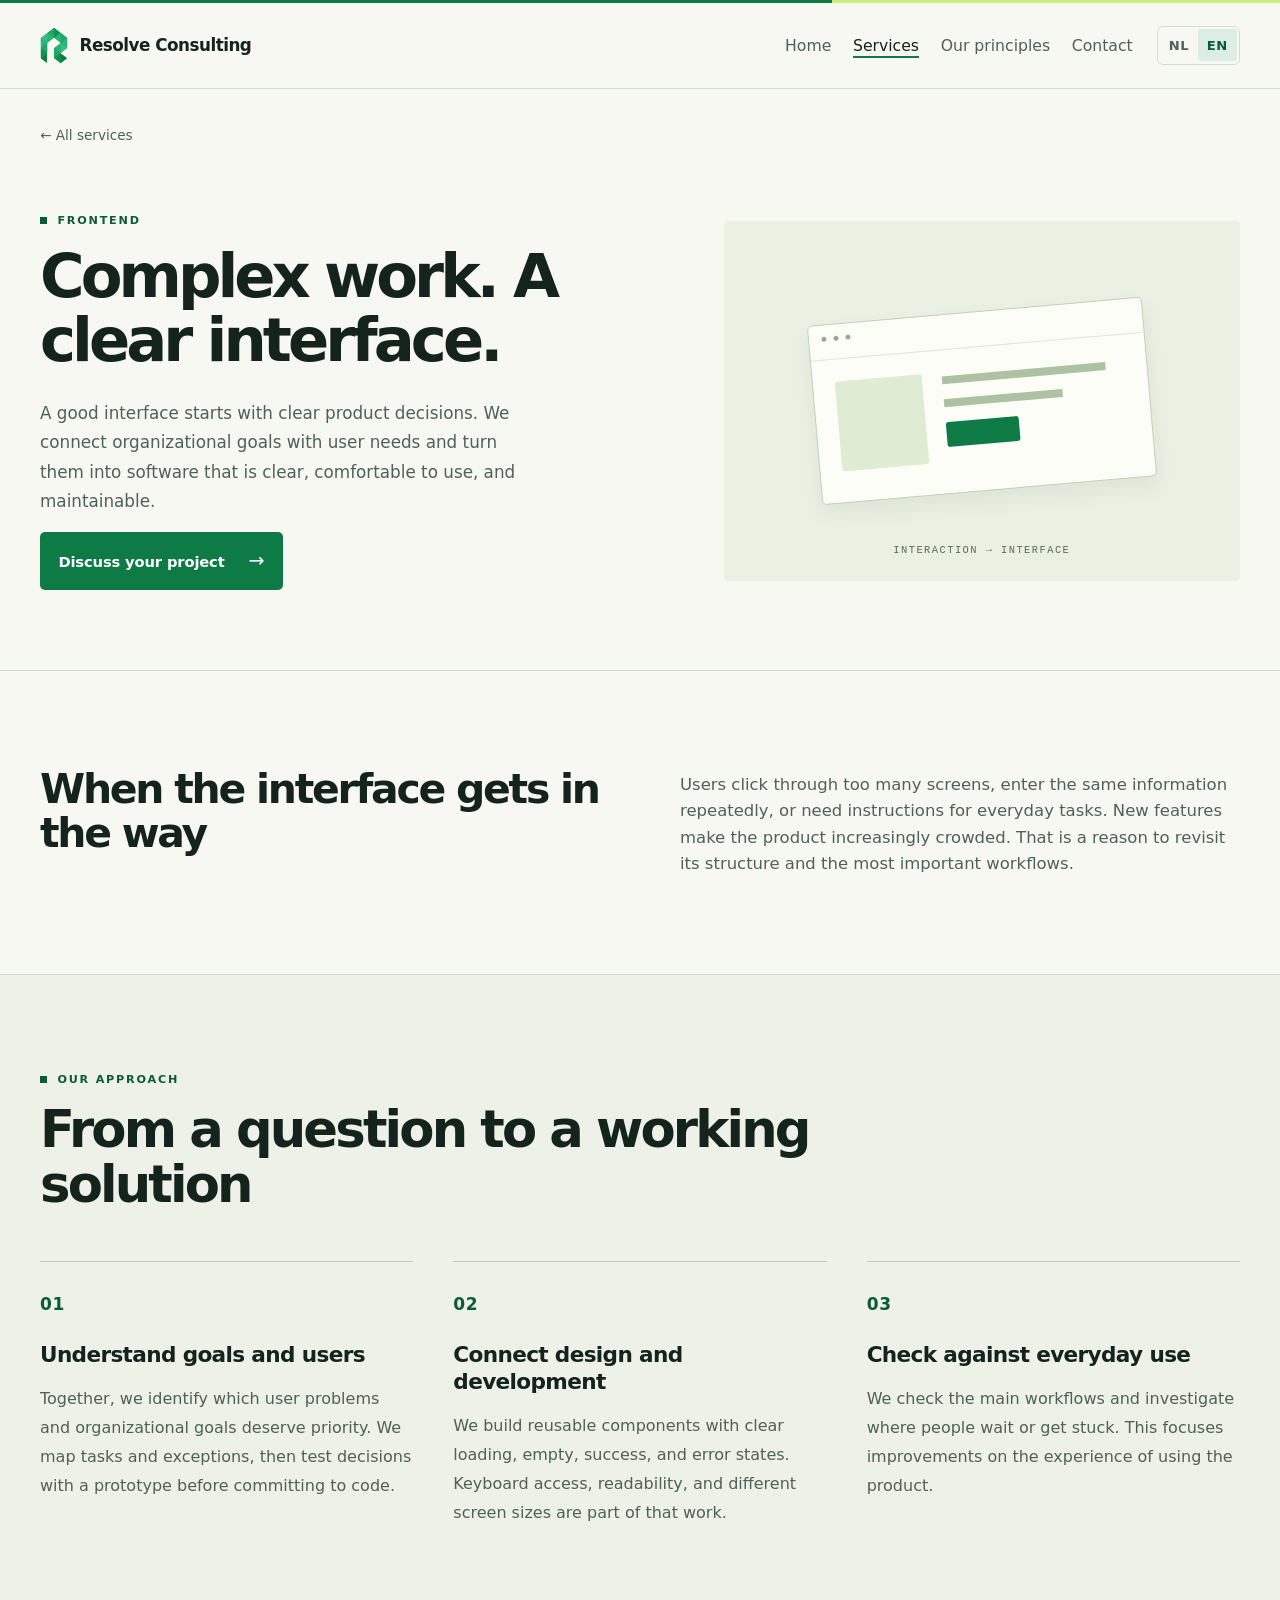
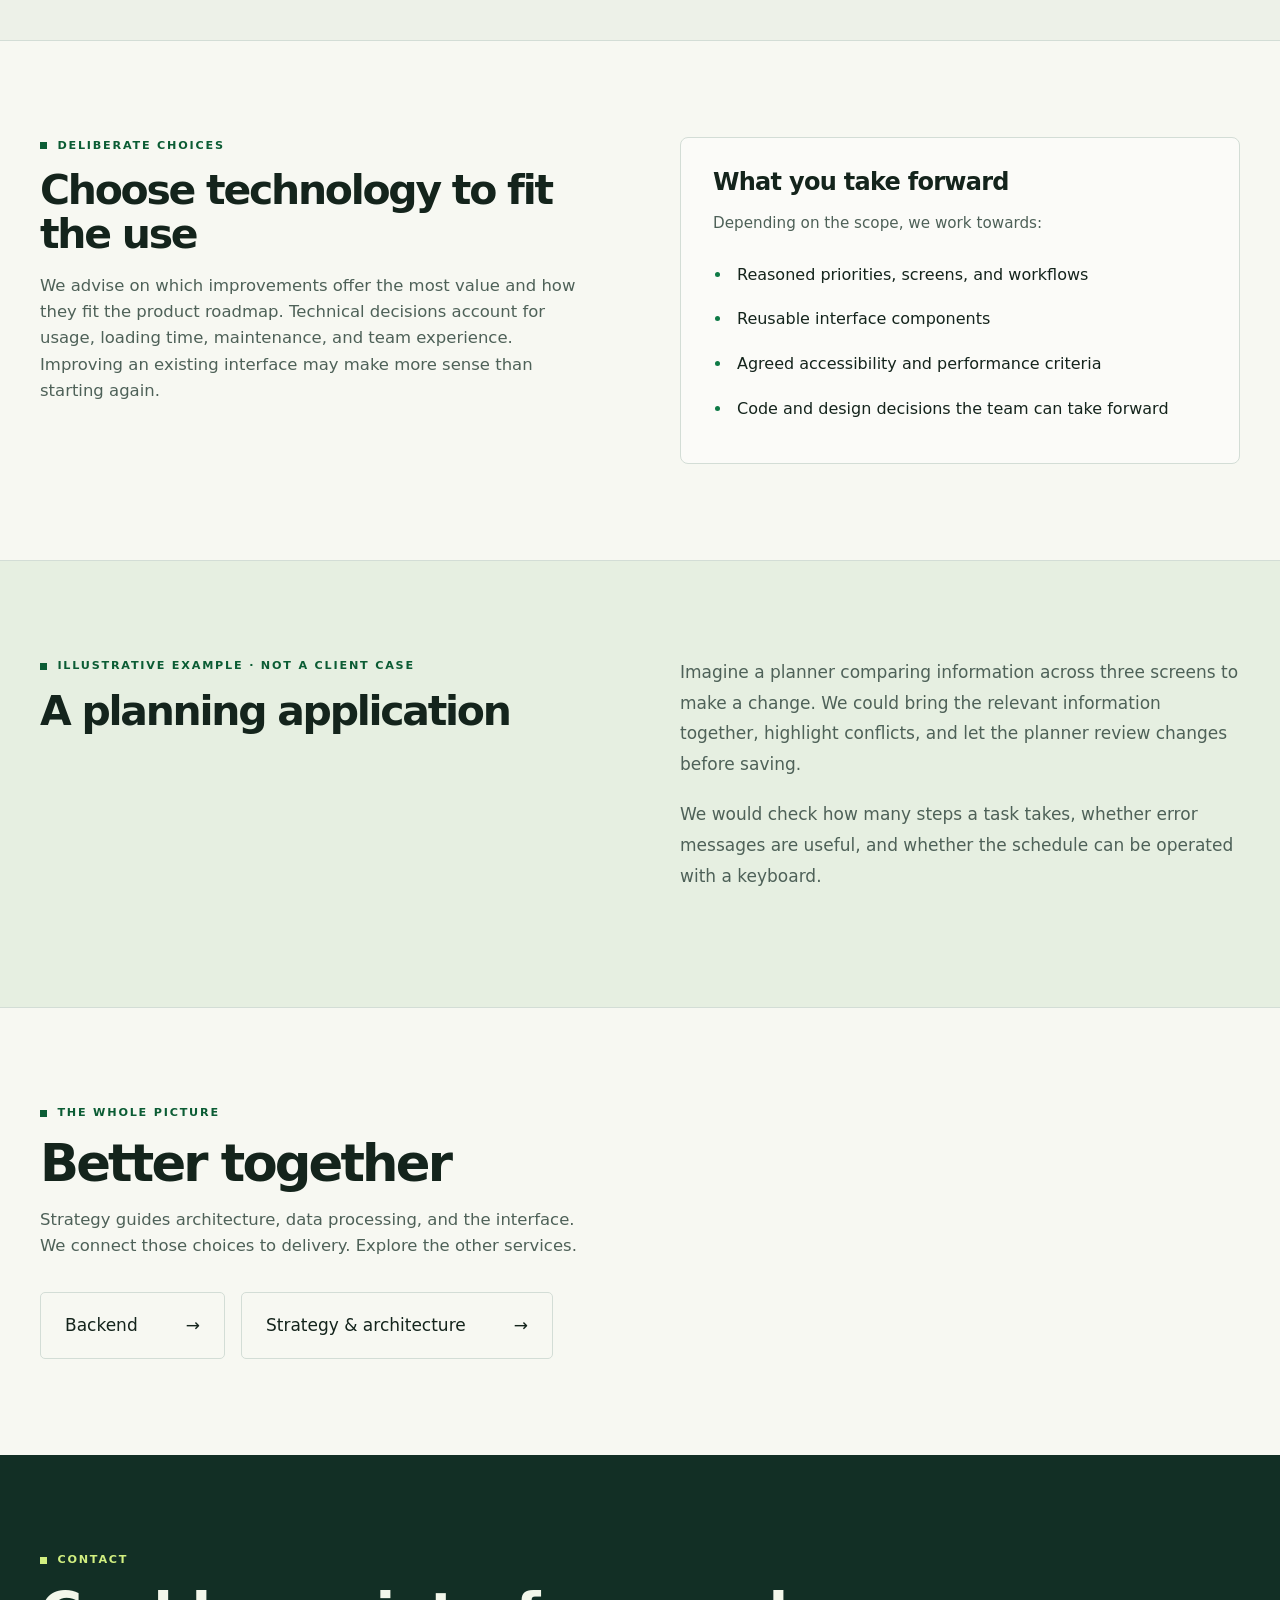
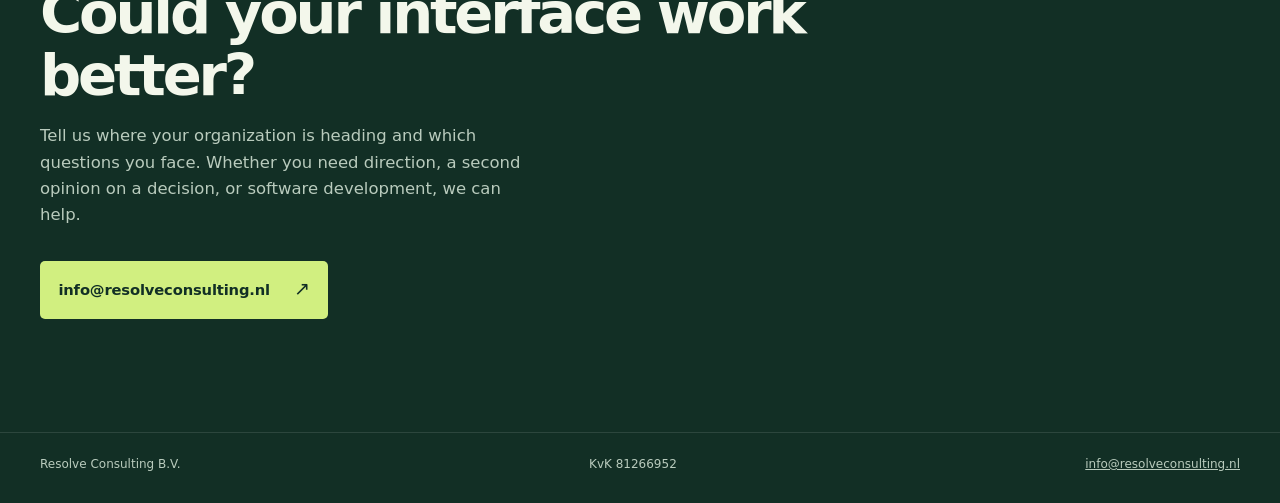
<file: frontend.html>
<!DOCTYPE html>
<html lang="nl" data-page="service" data-desc-nl="Een goede interface begint bij heldere productkeuzes. We verbinden organisatiedoelen en gebruikersbehoeften en vertalen die naar software die overzicht geeft, prettig werkt en goed te onderhouden is." data-desc-en="A good interface starts with clear product decisions. We connect organizational goals with user needs and turn them into software that is clear, comfortable to use, and maintainable." data-title-nl="Frontend | Resolve Consulting" data-title-en="Frontend | Resolve Consulting">
  <head>
    <meta charset="utf-8" />
    <meta name="viewport" content="width=device-width, initial-scale=1" />
    <title>Frontend | Resolve Consulting</title>
    <meta
      name="description"
      content="Een goede interface begint bij heldere productkeuzes. We verbinden organisatiedoelen en gebruikersbehoeften en vertalen die naar software die overzicht geeft, prettig werkt en goed te onderhouden is."
    />
    <meta name="theme-color" content="#f7f8f2" />
    <link rel="canonical" href="https://resolveconsulting.nl/frontend.html" />
    <meta property="og:type" content="website" />
    <meta property="og:site_name" content="Resolve Consulting" />
    <meta property="og:locale" content="nl_NL" />
    <meta property="og:locale:alternate" content="en_US" />
    <meta property="og:url" content="https://resolveconsulting.nl/frontend.html" />
    <meta property="og:title" content="Frontend | Resolve Consulting" />
    <meta property="og:description" content="Een goede interface begint bij heldere productkeuzes. We verbinden organisatiedoelen en gebruikersbehoeften en vertalen die naar software die overzicht geeft, prettig werkt en goed te onderhouden is." />
    <meta property="og:image" content="https://resolveconsulting.nl/assets/og.png" />
    <meta property="og:image:type" content="image/png" />
    <meta property="og:image:width" content="1200" />
    <meta property="og:image:height" content="630" />
    <meta property="og:image:alt" content="Resolve Consulting" />
    <meta name="twitter:card" content="summary_large_image" />
    <meta name="twitter:title" content="Frontend | Resolve Consulting" />
    <meta name="twitter:description" content="Een goede interface begint bij heldere productkeuzes. We verbinden organisatiedoelen en gebruikersbehoeften en vertalen die naar software die overzicht geeft, prettig werkt en goed te onderhouden is." />
    <meta name="twitter:image" content="https://resolveconsulting.nl/assets/og.png" />
    <link rel="icon" href="assets/favicon.ico" sizes="any" />
    <link rel="icon" type="image/png" sizes="32x32" href="assets/favicon-32x32.png" />
    <link rel="icon" type="image/png" sizes="16x16" href="assets/favicon-16x16.png" />
    <link rel="stylesheet" href="styles.css" />
    <style>
      html[lang="en"] .t-nl { display: none !important; }
      html:not([lang="en"]) .t-en { display: none !important; }
    </style>
    <script src="language.js?v=2"></script>
  </head>
  <body>
    <a class="skip" href="#top">
      <span class="t-nl">Naar de inhoud</span>
      <span class="t-en">Skip to content</span>
    </a>
    <div class="topbar" aria-hidden="true"></div>
    <header class="site-header">
      <div class="wrap bar">
        <a class="brand" href="index.html">
          <img src="assets/mark.png" width="216" height="287" alt="" />
          Resolve Consulting
        </a>
        <nav aria-label="Resolve Consulting">
          <a href="index.html">Home</a>
          <a href="index.html#diensten" aria-current="true">
            <span class="t-nl">Diensten</span>
            <span class="t-en">Services</span>
          </a>
          <a href="index.html#aanpak">
            <span class="t-nl">Onze uitgangspunten</span>
            <span class="t-en">Our principles</span>
          </a>
          <a href="#contact">Contact</a>
        </nav>
        <div class="lang" role="group">
          <span class="sr-only t-nl">Taal</span>
          <span class="sr-only t-en">Language</span>
          <button type="button" data-set-lang="nl">NL</button>
          <button type="button" data-set-lang="en">EN</button>
        </div>
      </div>
    </header>

    <main>
<section id="top" class="detail-hero"><div class="wrap"><a class="back-link" href="index.html#diensten">← <span class="t-nl">Alle diensten</span><span class="t-en">All services</span></a><div class="detail-hero-grid"><div><p class="kicker"><span class="t-nl">Frontend</span><span class="t-en">Frontend</span></p><h1><span class="t-nl">Complex werk. Een heldere interface.</span><span class="t-en">Complex work. A clear interface.</span></h1><p class="lead"><span class="t-nl">Een goede interface begint bij heldere productkeuzes. We verbinden organisatiedoelen en gebruikersbehoeften en vertalen die naar software die overzicht geeft, prettig werkt en goed te onderhouden is.</span><span class="t-en">A good interface starts with clear product decisions. We connect organizational goals with user needs and turn them into software that is clear, comfortable to use, and maintainable.</span></p><a class="button" href="#contact"><span class="t-nl">Bespreek je vraag</span><span class="t-en">Discuss your project</span></a></div><div class="service-visual frontend-visual" aria-hidden="true"><div class="mini-window"><div class="mini-top">•••</div><div class="mini-layout"><i></i><div><b></b><b></b><span></span></div></div></div><span class="visual-tag"><span class="t-nl">INTERACTIE → INTERFACE</span><span class="t-en">INTERACTION → INTERFACE</span></span></div></div></div></section>
<section class="section detail-context"><div class="wrap detail-split"><h2><span class="t-nl">Wanneer de interface in de weg zit</span><span class="t-en">When the interface gets in the way</span></h2><p class="intro"><span class="t-nl">Gebruikers klikken door veel schermen, voeren dezelfde gegevens opnieuw in of hebben uitleg nodig voor dagelijkse taken. Nieuwe functies maken het product steeds voller. Dan helpt het om de structuur en de belangrijkste werkstromen opnieuw te bekijken.</span><span class="t-en">Users click through too many screens, enter the same information repeatedly, or need instructions for everyday tasks. New features make the product increasingly crowded. That is a reason to revisit its structure and the most important workflows.</span></p></div></section>
<section class="section detail-process"><div class="wrap"><p class="kicker"><span class="t-nl">Onze aanpak</span><span class="t-en">Our approach</span></p><h2><span class="t-nl">Van vraag naar werkende oplossing</span><span class="t-en">From a question to a working solution</span></h2><div class="detail-steps"><article><p class="num">01</p><h3><span class="t-nl">Doelen en gebruikers begrijpen</span><span class="t-en">Understand goals and users</span></h3><p><span class="t-nl">We bepalen samen welke gebruikersproblemen en organisatiedoelen voorrang verdienen. We brengen taken en uitzonderingen in kaart en toetsen keuzes met een prototype voordat ze in code vastliggen.</span><span class="t-en">Together, we identify which user problems and organizational goals deserve priority. We map tasks and exceptions, then test decisions with a prototype before committing to code.</span></p></article><article><p class="num">02</p><h3><span class="t-nl">Ontwerp en bouw samenbrengen</span><span class="t-en">Connect design and development</span></h3><p><span class="t-nl">We bouwen herbruikbare onderdelen met duidelijke toestanden: laden, leeg, gelukt en fout. Toetsenbordbediening, leesbaarheid en verschillende schermformaten horen bij die uitwerking.</span><span class="t-en">We build reusable components with clear loading, empty, success, and error states. Keyboard access, readability, and different screen sizes are part of that work.</span></p></article><article><p class="num">03</p><h3><span class="t-nl">Toetsen aan het dagelijks gebruik</span><span class="t-en">Check against everyday use</span></h3><p><span class="t-nl">We controleren de belangrijkste werkstromen en onderzoeken waar mensen wachten of vastlopen. Zo sturen we op merkbare verbeteringen in plaats van alleen een mooier scherm.</span><span class="t-en">We check the main workflows and investigate where people wait or get stuck. This focuses improvements on the experience of using the product.</span></p></article></div></div></section>
<section class="section"><div class="wrap detail-split"><div><p class="kicker"><span class="t-nl">Bewuste keuzes</span><span class="t-en">Deliberate choices</span></p><h2><span class="t-nl">De juiste techniek volgt het gebruik</span><span class="t-en">Choose technology to fit the use</span></h2><p class="intro"><span class="t-nl">We adviseren welke verbeteringen de meeste waarde opleveren en hoe ze passen in de product-roadmap. Bij technische keuzes wegen we gebruik, laadtijd, beheer en de kennis van het team mee. Een bestaande interface verbeteren kan verstandiger zijn dan volledig opnieuw beginnen.</span><span class="t-en">We advise on which improvements offer the most value and how they fit the product roadmap. Technical decisions account for usage, loading time, maintenance, and team experience. Improving an existing interface may make more sense than starting again.</span></p></div><div class="deliverables"><h3><span class="t-nl">Wat je eraan overhoudt</span><span class="t-en">What you take forward</span></h3><p><span class="t-nl">Afhankelijk van de opdracht werken we toe naar:</span><span class="t-en">Depending on the scope, we work towards:</span></p><ul><li><span class="t-nl">Onderbouwde prioriteiten, schermen en werkstromen</span><span class="t-en">Reasoned priorities, screens, and workflows</span></li><li><span class="t-nl">Herbruikbare interfaceonderdelen</span><span class="t-en">Reusable interface components</span></li><li><span class="t-nl">Afspraken over toegankelijkheid en snelheid</span><span class="t-en">Agreed accessibility and performance criteria</span></li><li><span class="t-nl">Overdraagbare code en ontwerpkeuzes</span><span class="t-en">Code and design decisions the team can take forward</span></li></ul></div></div></section>
<section class="section example-section"><div class="wrap detail-split"><div><p class="kicker"><span class="t-nl">Ter illustratie · geen klantcase</span><span class="t-en">Illustrative example · not a client case</span></p><h2><span class="t-nl">Een planningsomgeving</span><span class="t-en">A planning application</span></h2></div><div><p><span class="t-nl">Stel: een planner vergelijkt gegevens uit drie schermen om een wijziging door te voeren. We kunnen de benodigde informatie samenbrengen, conflicten zichtbaar maken en wijzigingen laten controleren vóór het opslaan.</span><span class="t-en">Imagine a planner comparing information across three screens to make a change. We could bring the relevant information together, highlight conflicts, and let the planner review changes before saving.</span></p><p><span class="t-nl">Daarbij toetsen we bijvoorbeeld hoeveel stappen een taak kost, of foutmeldingen helpen en of de planning ook met het toetsenbord te bedienen is.</span><span class="t-en">We would check how many steps a task takes, whether error messages are useful, and whether the schedule can be operated with a keyboard.</span></p></div></div></section>
<section class="section related-services"><div class="wrap"><p class="kicker"><span class="t-nl">Het geheel</span><span class="t-en">The whole picture</span></p><h2><span class="t-nl">Sterker in samenhang</span><span class="t-en">Better together</span></h2><p class="intro"><span class="t-nl">Strategie geeft richting aan architectuur, gegevensverwerking en de interface. We verbinden die keuzes met de uitvoering. Bekijk ook de andere diensten.</span><span class="t-en">Strategy guides architecture, data processing, and the interface. We connect those choices to delivery. Explore the other services.</span></p><div class="related-links"><a href="backend.html"><span class="t-nl">Backend</span><span class="t-en">Backend</span> <span aria-hidden="true">→</span></a><a href="architectuur.html"><span class="t-nl">Strategie &amp; architectuur</span><span class="t-en">Strategy &amp; architecture</span> <span aria-hidden="true">→</span></a></div></div></section>
<section id="contact" class="band"><div class="wrap"><p class="kicker">Contact</p><h2><span class="t-nl">Een interface die beter kan?</span><span class="t-en">Could your interface work better?</span></h2><p class="intro"><span class="t-nl">Vertel waar je organisatie naartoe wil en welke vragen daarbij spelen. Of je nu richting zoekt, keuzes wilt toetsen of software wilt laten bouwen: we denken mee.</span><span class="t-en">Tell us where your organization is heading and which questions you face. Whether you need direction, a second opinion on a decision, or software development, we can help.</span></p><p class="contact-action"><a class="button" href="mailto:info@resolveconsulting.nl">info@resolveconsulting.nl</a></p></div></section>
</main>
    <footer class="site-footer">
      <div class="wrap footer-line">
        <p>Resolve Consulting B.V.</p>
        <p>KvK 81266952</p>
        <p><a href="mailto:info@resolveconsulting.nl">info@resolveconsulting.nl</a></p>
      </div>
    </footer>
    <script src="site.js?v=3"></script>
  </body>
</html>
</file>
<file: styles.css>
:root {
  --bg: #f7f8f2;
  --band: #e6efe8;
  --ink: #14241c;
  --muted: #4e6158;
  --line: #d3ddd6;
  --green: #0e7a46;
  --green-deep: #0b5c34;
  --green-soft: #dceee3;
  --max: 78rem;
  --gutter: clamp(1.25rem, 4vw, 2.5rem);
  color-scheme: light;
}

* {
  box-sizing: border-box;
}

html {
  scroll-behavior: smooth;
}

body {
  margin: 0;
  background: var(--bg);
  color: var(--ink);
  font-family: "Segoe UI", ui-sans-serif, system-ui, -apple-system, "Helvetica Neue", Arial, sans-serif;
  font-size: 1.0625rem;
  line-height: 1.6;
}

img {
  max-width: 100%;
}

a {
  color: inherit;
}

:focus-visible {
  outline: 2px solid var(--green-deep);
  outline-offset: 3px;
}

::selection {
  background: #cfe8d8;
}

.skip {
  position: absolute;
  left: 1rem;
  top: 0;
  transform: translateY(-120%);
  background: #fff;
  color: var(--ink);
  padding: 0.6rem 0.8rem;
  z-index: 20;
}

.skip:focus {
  transform: none;
}

.sr-only {
  position: absolute;
  width: 1px;
  height: 1px;
  padding: 0;
  margin: -1px;
  overflow: hidden;
  clip: rect(0, 0, 0, 0);
  white-space: nowrap;
  border: 0;
}

.topbar {
  height: 3px;
  background: var(--green);
}

.wrap {
  width: min(var(--max), calc(100% - var(--gutter) * 2));
  margin-inline: auto;
}

.site-header {
  position: sticky;
  top: 0;
  z-index: 10;
  background: var(--bg);
  border-bottom: 1px solid var(--line);
}

.bar {
  display: flex;
  align-items: center;
  min-height: 4.25rem;
  gap: 1rem 1.5rem;
}

.brand {
  display: inline-flex;
  align-items: center;
  gap: 0.7rem;
  text-decoration: none;
  font-weight: 650;
  letter-spacing: -0.03em;
  font-size: 1.05rem;
}

.brand img {
  height: 2.35rem;
  width: auto;
  display: block;
}

nav {
  display: flex;
  align-items: center;
  gap: 1.35rem;
  margin-left: auto;
}

nav a {
  text-decoration: none;
  color: var(--muted);
  font-size: 0.98rem;
}

nav a:hover,
nav a[aria-current="true"] {
  color: var(--ink);
}

nav a[aria-current="true"] {
  box-shadow: inset 0 -2px 0 var(--green);
}

.lang {
  display: inline-flex;
  padding: 0.15rem;
  border: 1px solid var(--line);
  background: #fff;
}

.lang button {
  appearance: none;
  border: 0;
  background: transparent;
  color: var(--muted);
  font: inherit;
  font-size: 0.82rem;
  font-weight: 650;
  letter-spacing: 0.04em;
  padding: 0.35rem 0.55rem;
  cursor: pointer;
}

.lang button[aria-pressed="true"] {
  background: var(--green-soft);
  color: var(--green-deep);
}

.hero {
  padding: clamp(4.5rem, 10vw, 7.5rem) 0 clamp(3.5rem, 7vw, 5.5rem);
}

.kicker {
  margin: 0 0 0.85rem;
  color: var(--green-deep);
  font-size: 0.78rem;
  font-weight: 700;
  letter-spacing: 0.14em;
  text-transform: uppercase;
}

h1,
h2,
h3 {
  font-weight: 600;
  letter-spacing: -0.035em;
  line-height: 1.08;
}

h1 {
  margin: 0;
  max-width: 16ch;
  font-size: clamp(2.7rem, 6.4vw, 4.6rem);
}

h2 {
  margin: 0 0 1rem;
  max-width: 16ch;
  font-size: clamp(2rem, 4vw, 2.8rem);
}

h3 {
  margin: 0 0 0.45rem;
  font-size: 1.35rem;
  letter-spacing: -0.03em;
}

.lead,
.intro {
  max-width: 38rem;
  color: var(--muted);
  font-size: 1.15rem;
}

.lead {
  margin: 1.5rem 0 0;
}

.intro {
  margin: 0;
}

.hero-actions,
.contact-action {
  display: flex;
  flex-wrap: wrap;
  align-items: center;
  gap: 1rem 1.4rem;
  margin-top: 2rem;
}

.button {
  display: inline-flex;
  align-items: center;
  background: var(--green);
  color: #fff;
  text-decoration: none;
  padding: 0.85rem 1.15rem;
  font-weight: 650;
  letter-spacing: -0.01em;
}

.button:hover {
  background: var(--green-deep);
}

.quiet {
  color: var(--ink);
  font-weight: 650;
  text-underline-offset: 0.18em;
}




.section {
  padding: clamp(3.5rem, 8vw, 6rem) 0;
}

.section + .section {
  border-top: 1px solid var(--line);
}

.services {
  margin-top: 2.5rem;
}

.service {
  display: grid;
  grid-template-columns: 4.5rem 1fr;
  gap: 0.5rem 1.5rem;
  padding: 2rem 0;
  border-top: 1px solid var(--line);
}

.service p {
  margin: 0;
  max-width: 40rem;
  color: var(--muted);
}

.num {
  margin: 0.35rem 0 0;
  color: var(--green-deep);
  font-weight: 700;
  font-variant-numeric: tabular-nums;
  letter-spacing: 0.04em;
}

.principles {
  display: grid;
  grid-template-columns: 1fr 1fr;
  gap: 2.75rem 3.5rem;
  margin-top: 2.75rem;
}

.pip {
  display: block;
  width: 3.1rem;
  height: auto;
  margin: 0 0 0.9rem;
  fill: none;
  stroke: var(--green-deep);
  stroke-width: 1.5;
  stroke-linejoin: miter;
}

.principles p {
  margin: 0;
  max-width: 36rem;
  color: var(--muted);
}

.band {
  background: var(--band);
  padding: clamp(3.5rem, 8vw, 6rem) 0;
}

.contact-grid {
  display: grid;
  grid-template-columns: minmax(0, 1.3fr) minmax(16rem, 0.7fr);
  gap: 3rem 4rem;
  align-items: start;
}

.legal {
  padding-top: 0.2rem;
}

.kvk {
  margin: 1.25rem 0 0;
  font-weight: 700;
}

.site-footer {
  border-top: 1px solid var(--line);
  padding: 1.4rem 0 1.8rem;
}

.footer-line {
  display: flex;
  flex-wrap: wrap;
  gap: 0.4rem 1.25rem;
}

.footer-line p {
  margin: 0;
  color: var(--muted);
  font-size: 0.95rem;
}

.footer-line a {
  color: var(--ink);
}

@media (max-width: 840px) {
  .bar {
    flex-wrap: wrap;
    padding-block: 0.85rem 0.35rem;
  }

  nav {
    order: 3;
    flex-basis: 100%;
    margin-left: 0;
    padding-bottom: 0.75rem;
    gap: 1rem 1.15rem;
  }

  .lang {
    margin-left: auto;
  }

  h1 {
    max-width: 18ch;
  }
}

@media (max-width: 700px) {
  .principles,
  .contact-grid,
  .service {
    grid-template-columns: 1fr;
  }

  .service {
    gap: 0.25rem;
  }
}

@media (prefers-reduced-motion: reduce) {
  html {
    scroll-behavior: auto;
  }

}

/* Resolve's geometric identity, from interface to architecture. */
:root { --lime: #d1ef80; --forest: #122f25; }
section[id] { scroll-margin-top: 7rem; }
.topbar { background: linear-gradient(90deg, var(--green) 65%, var(--lime) 65%); }
.site-header { background: rgba(247,248,242,.94); backdrop-filter: blur(16px); }
.bar { min-height: 5.3rem; }
.brand { font-weight: 700; }
nav a { transition: color .2s; }
.lang { border-radius: 6px; background: transparent; }
.lang button { border-radius: 3px; }
.hero { overflow: hidden; padding: clamp(4rem,7vw,7rem) 0 0; }
.hero > .wrap { position: relative; display: grid; grid-template-columns: 1.2fr 1fr; column-gap: 3rem; }
.hero .kicker, .hero h1, .hero .lead, .hero-actions { grid-column: 1; }
.kicker { display: flex; align-items: center; gap: .65rem; font-size: .7rem; letter-spacing: .16em; }
.kicker::before { content: ''; width: 7px; height: 7px; background: currentColor; flex: 0 0 7px; }
h1 { max-width: 15ch; font-size: clamp(2.8rem,4.75vw,4.6rem); line-height: 1.06; letter-spacing: -.065em; font-weight: 650; }
h1 em { font-family: Georgia, 'Times New Roman', serif; font-weight: 400; color: var(--green); letter-spacing: -.055em; }
.lead { font-size: 1.05rem; max-width: 31rem; line-height: 1.75; margin-top: 1.65rem; }
.hero-actions { gap: 1.15rem; margin-top: 1.8rem; }
.button { border-radius: 5px; gap: 1.5rem; font-size: .92rem; transition: background .2s, transform .2s, box-shadow .2s; }
.button::after { content: '→'; font-size: 1.2rem; font-weight: 400; }
a.button[href^="mailto:"]::after, a.button[href^="http"]::after { content: '↗'; }
.button:hover { transform: translateY(-2px); box-shadow: 0 6px 18px #123a2518; }
.quiet { font-size: .88rem; font-weight: 500; text-decoration: none; }
.quiet:hover { text-decoration: underline; text-underline-offset: 5px; }
.system-art { grid-column: 2; grid-row: 1 / 5; position: relative; align-self: center; height: 475px; min-width: 0; background: radial-gradient(ellipse at center, #d6e7cf 0%, #edf1e6 52%, transparent 73%); isolation: isolate; }
.system-art-scale { position: relative; width: 100%; height: 100%; }
.art-grid { position: absolute; inset: 0; background-image: linear-gradient(#14372809 1px, transparent 1px), linear-gradient(90deg,#14372809 1px,transparent 1px); background-size: 32px 32px; mask-image: radial-gradient(ellipse,black 25%,transparent 72%); }
.art-caption, .art-footnote { position: absolute; left: 7%; right: 3%; display: flex; align-items: center; gap: .5rem; font-family: 'Consolas', monospace; font-size: .6rem; letter-spacing: .09em; color: var(--muted); }
.art-caption { left: 0; top: 14px;}
.status-dot { width: 6px; height: 6px; border-radius: 50%; background: var(--green); box-shadow: 0 0 0 4px #0e7a4610; }
.art-footnote { bottom: 0; font-family: inherit; font-size: .8rem; letter-spacing: 0; }
.art-orbit { position: absolute; border: 1px solid #0e7a4617; border-radius: 50%; width: 360px; height: 360px; left: 10%; top: 55px; }
.orbit-two { width: 280px; height: 280px; top: 95px; left: 18%; }
.system-layer { position: absolute; width: 77%; border-radius: 9px; transform: rotate(-9deg) skewY(3deg); box-shadow: 0 18px 35px #173b2520; animation: assemble .95s cubic-bezier(.2,.7,.2,1) both; }
@media (hover: hover) {
  /* Crossfade above the stack instead of abruptly switching its paint order.
     Original cards stay in place, keeping their hover areas stable. */
  .system-layer.layer-preview {
    z-index: 2;
    pointer-events: none;
    animation: none;
    opacity: 0;
    scale: 1;
    translate: 0 0;
    transition: opacity .38s ease, scale .5s cubic-bezier(.22,1,.36,1), translate .5s cubic-bezier(.22,1,.36,1), box-shadow .5s ease;
  }
  .system-layer.layer-preview.is-active {
    opacity: 1;
    scale: 1.02;
    translate: 0 -6px;
    box-shadow: 0 26px 46px #173b2533;
  }
}
.layer-preview { display: none; }
@media (hover: hover) { .layer-preview { display: block; } }
.layer-label { display: flex; justify-content: space-between; align-items: center; padding: 13px 17px; font-family: 'Consolas', monospace; font-size: .6rem; letter-spacing: .09em; border-bottom: 1px solid #ffffff24; }
.architecture-layer { top: 221px; left: 20%; height: 187px; background: var(--forest); color: #d1ef80; animation-delay: .1s; }
.architecture-nodes { display: flex; align-items: center; position: absolute; bottom: 22px; left: 25px; right: 25px; }
.architecture-nodes i { width: 35px; height: 30px; border: 1px solid #d1ef8070; border-radius: 4px; background: #d1ef8010; }
.architecture-nodes b { height: 1px; background: #d1ef8060; flex: 1; }
.backend-layer { top: 148px; left: 12%; height: 185px; background: #21835c; color: #f4ffeb; animation-delay: .25s; }
.data-lines { position: absolute; bottom: 21px; left: 22px; width: 48%; display: grid; gap: 7px; }
.data-lines i { height: 4px; border-radius: 2px; background: #c4efaf70; }
.data-lines i:nth-child(2) { width: 70%; }
.data-lines i:nth-child(3) { width: 85%; }
.data-flow { position: absolute; right: 24px; bottom: 24px; display: flex; gap: 7px; }
.data-flow span { width: 7px; height: 7px; background: var(--lime); border-radius: 50%; }
.interface-layer { top: 62px; left: 3%; height: 205px; background: #fcfdf7; border: 1px solid #cfdcc9; animation-delay: .4s; }
.interface-layer .layer-label { border-color: #e0e7db; color: #486454; }
.window-dots { letter-spacing: 3px; color: #86a68d; }
.mock-interface { display: flex; gap: 17px; padding: 17px; }
.mock-sidebar { width: 40px; padding-top: 3px; display: grid; align-content: start; gap: 12px; border-right: 1px solid #e0e7db; }
.mock-sidebar i { width: 23px; height: 4px; background: #d4e0cc; border-radius: 2px; }
.mock-sidebar i:first-child { background: var(--green); }
.mock-main { flex: 1; }
.mock-heading { width: 60%; height: 7px; background: #254a36; border-radius: 2px; }
.mock-subheading { width: 40%; height: 4px; background: #c8d6c1; margin-top: 7px; }
.mock-chart { display: flex; align-items: end; gap: 8px; height: 69px; margin-top: 7px; padding: 0 5px; border-bottom: 1px solid #d7e2ce; }
.mock-chart i { flex: 1; background: #94ba85; height: 33%; border-radius: 3px 3px 0 0; }
.mock-chart i:nth-child(2n) { height: 49%; background: #d1ef80; }
.mock-chart i:nth-child(3n) { height: 60%; }
.mock-chart i:nth-child(5) { height: 72%; }
.mock-chart i:nth-child(6) { height: 85%; }
.mock-chart i:nth-child(7) { height: 100%; background: var(--green); }
.mock-bottom { display: flex; gap: 10px; margin-top: 11px; }
.mock-bottom i { width: 33%; height: 5px; border-radius: 2px; background: #dce5d5; }
@keyframes assemble { from { opacity: 0; transform: translateY(28px) rotate(-3deg); } to { opacity: 1; transform: rotate(-9deg) skewY(3deg); } }
.section { padding: clamp(4rem,7.5vw,7rem) 0; }
h2 { font-size: clamp(2.2rem,4vw,3.6rem); letter-spacing: -.055em; max-width: 22ch; }
.intro { font-size: 1.03rem; max-width: 35rem; }
.services { display: grid; grid-template-columns: repeat(3,minmax(0,1fr)); gap: 1.2rem; margin-top: 3rem; }
.service { position: relative; display: flex; flex-direction: column; gap: 1.5rem; padding: 1rem 1rem 1.8rem; border: 1px solid var(--line); border-radius: 9px; background: #fff9; transition: border-color .25s, transform .25s; }
.service:hover { border-color: #8ca990; transform: translateY(-4px); }
.service .num { position: absolute; z-index: 1; top: 1.8rem; left: 1.9rem; font: .65rem 'Consolas',monospace; color: #587060; }
.service > div:not(.service-visual) { padding: 0 .65rem; }
.service h3 { font-size: 1.5rem; margin-bottom: .85rem; }
.service p { font-size: .95rem; line-height: 1.75; }
.service-visual { height: 205px; background: #eaf0e2; position: relative; display: grid; place-items: center; border-radius: 5px; overflow: hidden; }
.visual-tag { position: absolute; bottom: 13px; left: 0; right: 0; text-align: center; font: .55rem 'Consolas', monospace; letter-spacing: .14em; color: #536c58; }
.mini-window { width: 65%; height: 112px; border: 1px solid #c1d1b8; border-radius: 5px; background: #fbfdf6; box-shadow: 0 10px 20px #214d3010; transform: rotate(-5deg); }
.mini-top { height: 23px; padding-left: 10px; line-height: 17px; color: #91ac86; letter-spacing: 2px; border-bottom: 1px solid #e1e8da; }
.mini-layout { display: flex; gap: 10px; padding: 12px; }
.mini-layout > i { width: 30%; height: 58px; border-radius: 3px; background: #dfebd3; }
.mini-layout > div { flex: 1; }
.mini-layout b { display: block; width: 90%; height: 5px; margin: 4px 0 9px; background: #adc2a2; }
.mini-layout b:nth-child(2) { width: 65%; }
.mini-layout span { display: block; width: 40%; height: 16px; margin-top: 14px; border-radius: 3px; background: var(--green); }
.backend-visual { background: #e2eee7; }
.api-flow { display: flex; align-items: center; width: 83%; }
.api-flow > span { padding: 6px 9px; background: #fafff5; border: 1px solid #c5d7c9; border-radius: 4px; font: .65rem 'Consolas',monospace; color: #287047; }
.api-flow i { flex: 1; height: 1px; background: #87b596; }
.api-flow strong { padding: 13px; background: var(--green); color: #deefbe; border-radius: 9px; font: 1.4rem 'Consolas',monospace; }
.architecture-visual { background: #e7ecdf; }
.mini-layers { width: 130px; height: 120px; position: relative; }
.mini-layers i { position: absolute; width: 106px; height: 67px; left: 12px; background: #b9d5a3; border: 1px solid #7ea378; border-radius: 5px; transform: rotate(-26deg) skewX(25deg); top: 45px; }
.mini-layers i:nth-child(2) { top: 24px; background: #409266; }
.mini-layers i:nth-child(3) { top: 3px; background: #d5eeae; }
#aanpak { background: #edf1e8; border-top: 0; }
#aanpak > .wrap { display: grid; grid-template-columns: .9fr 1.1fr; column-gap: 5rem; }
#aanpak .kicker, #aanpak h2, #aanpak .intro { grid-column: 1; }
#aanpak .intro { align-self: start; }
.principles { grid-column: 2; grid-row: 1 / 5; margin-top: 0; gap: 2.5rem 2rem; }
.principles h3 { font-size: 1.15rem; }
.principles p { font-size: .92rem; line-height: 1.75; }
.pip { height: 34px; width: 44px; margin-bottom: 1.2rem; }
.band { background: var(--forest); color: #f3f7eb; position: relative; overflow: hidden; padding: 6rem 0; }
.band .kicker { color: var(--lime); }
.band h2 { font-size: clamp(2.5rem,4.5vw,4.4rem); max-width: 20ch; }
.band .intro { color: #b9cbbd; max-width: 31rem; }
.band .button { color: var(--forest); background: var(--lime); }
.band .button:hover { background: #e1ffa3; }
.band :focus-visible { outline-color: var(--lime); }
.contact-grid { grid-template-columns: 1.7fr .7fr; align-items: center; gap: 3rem; }
.legal { justify-self: end; }
.contact-mark { display: block; height: 145px; width: auto; margin-bottom: 2.5rem; opacity: .85; }
.legal .kicker { font-size: .65rem; }
.legal .kicker::before { content: none; }
.kvk { color: #b9cbbd; font-size: .8rem; font-weight: 400; margin-top: .75rem; }
.site-footer { background: var(--forest); border-color: #ffffff1c; }
.footer-line { justify-content: space-between; }
.footer-line p, .footer-line a { color: #b9cbbd; font-size: .75rem; }
@media (min-width: 1000px) { #aanpak h2 { max-width: 12ch; } }
@media (max-width: 1050px) {
  .hero > .wrap { column-gap: 1.5rem; }
  .system-art { height: 430px; }
  .system-layer { width: 85%; }
  .architecture-layer { left: 15%; }
  .backend-layer { left: 8%; }
  .interface-layer { left: 0; }
  #aanpak > .wrap { column-gap: 2.5rem; }
}
@media (max-width: 840px) {
  .bar { min-height: 4.25rem; }
  .hero > .wrap { grid-template-columns: 1fr; }
  h1 { max-width: 19ch; font-size: clamp(3rem,7.5vw,4.5rem); }
  .hero .lead { max-width: 35rem; }
  .system-art { grid-column: 1; grid-row: auto; width: 100%; height: calc(475px * 0.54 + 2.15rem); justify-self: center; margin-top: .85rem; overflow: hidden; }
  .system-art-scale { position: absolute; left: 50%; top: 0; width: 524px; height: 475px; margin-left: -262px; transform: scale(0.54); transform-origin: top center; }
  .system-art .art-footnote { z-index: 1; }
  .system-layer { width: 77%; }
  .architecture-layer { top: 221px; left: 20%; height: 187px; }
  .backend-layer { top: 148px; left: 12%; height: 185px; }
  .interface-layer { top: 62px; left: 3%; height: 205px; }
  .art-orbit { width: 360px; height: 360px; left: 10%; top: 55px; }
  .orbit-two { width: 280px; height: 280px; top: 95px; left: 18%; }
  .layer-label { padding: 13px 17px; font-size: .6rem; }
  .services { gap: .8rem; }
  .service { padding: .65rem .65rem 1.4rem; }
  .service-visual { height: 175px; }
  .service .num { left: 1.1rem; top: 1.2rem; }
  .api-flow { width: 92%; }
  .api-flow strong { padding: 8px; }
  .api-flow > span { padding: 5px; }
  #aanpak > .wrap { display: block; }
  .principles { margin-top: 3rem; }
}
@media (max-width: 600px) {
  .art-caption { font-size: 1rem }
  .brand { font-size: .95rem; gap: .5rem; }
  .brand img { height: 2rem; }
  .bar { gap: .7rem; }
  nav { justify-content: space-between; gap: .5rem; }
  nav a { font-size: .85rem; }
  .hero { padding-top: 3rem; }
  h1 { font-size: clamp(2.65rem,10.5vw,3.7rem); }
  .hero-actions { align-items: flex-start; flex-direction: column; }
  .system-art { height: calc(475px * 0.46 + 1.9rem); margin-top: .65rem; }
  .services { grid-template-columns: 1fr; gap: 1.2rem; }
  .service { padding: 1rem 1rem 1.8rem; }
  .service-visual { height: 210px; }
  .service .num { top: 1.8rem; left: 1.8rem; }
  .api-flow { width: 80%; }
  .api-flow strong { padding: 15px; }
  .principles { grid-template-columns: 1fr; gap: 2.2rem; }
  .principles article { padding-top: 1.5rem; border-top: 1px solid var(--line); }
  .contact-grid { grid-template-columns: 1fr; }
  .legal { justify-self: start; margin-top: 1rem; }
  .contact-mark { height: 70px; margin-bottom: 1.5rem; }
  .band { padding: 4rem 0; }
  .band .button { font-size: .83rem; gap: .7rem; }
  .footer-line { flex-direction: column; }
}
.arrived { animation: arrive .65s ease-out both; }
@keyframes arrive { from { opacity: .65; translate: 0 16px; } to { opacity: 1; translate: 0 0; } }
@media (prefers-reduced-motion: reduce) {
  *, *::before, *::after { animation: none !important; transition: none !important; scroll-behavior: auto !important; }
}

/* Shared layouts for the three service pages. */
.service-link {
  margin: auto .65rem 0;
  padding-top: .5rem;
  color: var(--green-deep);
  font-size: .9rem;
  font-weight: 600;
  text-decoration: none;
}
.service-link::after {
  content: "";
  position: absolute;
  inset: 0;
  z-index: 2;
  border-radius: 9px;
}
.service-link:focus-visible { outline: none; }
.service-link:focus-visible::after {
  outline: 2px solid var(--green-deep);
  outline-offset: 3px;
}
.service-link:hover, .back-link:hover {
  text-decoration: underline;
  text-underline-offset: .25em;
}

.detail-hero { padding: 2rem 0 5rem; }
.back-link { color: var(--muted); font-size: .85rem; text-decoration: none; }
.detail-hero-grid {
  display: grid;
  grid-template-columns: 1.2fr 1fr;
  align-items: center;
  gap: 4rem;
  margin-top: 4rem;
}
.detail-hero h1 { max-width: 16ch; }
.detail-hero .button { margin-top: 1rem; }
.detail-hero .service-visual { height: 360px; }
.detail-hero .mini-window { height: 180px; }
.detail-hero .mini-top { height: 35px; line-height: 28px; }
.detail-hero .mini-layout { padding: 22px; gap: 20px; }
.detail-hero .mini-layout > i { height: 90px; }
.detail-hero .mini-layout b { height: 8px; margin-bottom: 15px; }
.detail-hero .mini-layout span { height: 25px; }
.detail-hero .api-flow strong { font-size: 2rem; padding: 25px; }
.detail-hero .api-flow > span { font-size: .9rem; padding: 12px; }
.detail-hero .mini-layers { transform: scale(1.65); }
.detail-hero .visual-tag { bottom: 25px; font-size: .65rem; }
.detail-split { display: grid; grid-template-columns: 1fr 1fr; gap: 5rem; align-items: start; }
.detail-split h2 { font-size: clamp(2rem,3.2vw,3rem); }
.detail-context { border-top: 1px solid var(--line); }
.detail-context .intro { padding-top: .3rem; }
.detail-process { background: #edf1e8; }
.detail-process h2 { max-width: 23ch; }
.detail-steps { display: grid; grid-template-columns: repeat(3,minmax(0,1fr)); gap: 2.5rem; margin-top: 3rem; }
.detail-steps article { border-top: 1px solid #bacdbd; padding-top: 1.5rem; }
.detail-steps .num { margin-bottom: 1.5rem; color: var(--green-deep); }
.detail-steps h3 { font-size: 1.35rem; line-height: 1.25; }
.detail-steps article > p:last-child { color: var(--muted); font-size: 1rem; line-height: 1.8; }
.deliverables { border: 1px solid var(--line); border-radius: 8px; padding: 2rem; background: #fff8; }
.deliverables h3 { font-size: 1.5rem; }
.deliverables p { font-size: .95rem; color: var(--muted); }
.deliverables ul { padding-left: 1.2rem; margin-bottom: 0; }
.deliverables li { padding: .6rem 0 .6rem .3rem; font-size: 1rem; }
.deliverables li::marker { color: var(--green); }
.example-section { background: #e6efe1; }
.example-section p:not(.kicker) { margin: 0 0 1.25rem; color: var(--muted); line-height: 1.8; }
.related-links { display: flex; flex-wrap: wrap; gap: 1rem; margin-top: 2rem; }
.related-links a { display: flex; align-items: center; justify-content: space-between; gap: 3rem; padding: 1.2rem 1.5rem; border: 1px solid var(--line); border-radius: 5px; text-decoration: none; }
.related-links a:hover { background: var(--green-soft); border-color: #8ca990; }
@media (max-width: 840px) {
  .detail-hero-grid { gap: 2rem; }
  .detail-hero h1 { font-size: clamp(2.5rem,5.5vw,3.5rem); }
  .detail-hero .service-visual { height: 300px; }
  .detail-split { gap: 2rem; }
  .detail-steps { gap: 1.5rem; }
  .deliverables { padding: 1.5rem; }
}
@media (max-width: 600px) {
  .detail-hero { padding-bottom: 3rem; }
  .detail-hero-grid, .detail-split, .detail-steps { grid-template-columns: 1fr; }
  .detail-hero-grid { margin-top: 2.5rem; }
  .detail-hero h1 { font-size: clamp(2.6rem,10vw,3.5rem); }
  .detail-hero .service-visual { height: 260px; margin-top: 1rem; }
  .detail-hero .mini-layers { transform: scale(1.3); }
  .detail-hero .api-flow strong { padding: 18px; }
  .detail-steps { margin-top: 2rem; }
  .detail-steps .num { margin-bottom: 1rem; }
  .related-links { flex-direction: column; }
}

/* A seamless client reel, with a static fallback when motion is disabled. */
.clients { padding: 2.75rem 0 0; }
.clients-heading { display: flex; flex-wrap: wrap; align-items: center; justify-content: space-between; gap: 1rem; margin-bottom: 1.5rem; }
.clients .kicker { margin: 0; max-width: none; color: var(--muted); }
.clients-viewport { mask-image: linear-gradient(to right, transparent, #000 36px, #000 calc(100% - 36px), transparent); overflow-x: auto; border-bottom: 1px solid var(--line); padding: .3rem 0 2rem; }
.clients-track { display: flex; width: max-content; }
.client-logos { display: flex; align-items: center; list-style: none; gap: 2rem; padding: 0 2rem 0 0; margin: 0; flex-shrink: 0; }
.client-logos li { flex: 0 0 176px; width: 176px; }
.client-logos a { display: flex; align-items: center; justify-content: center; min-height: 80px; padding: .5rem; border-radius: 5px; }
.client-logos a:hover { background: var(--green-soft); }
.client-logos a:focus-visible { outline-offset: -2px; }
.client-logo { display: block; width: 100%; max-width: 160px; height: auto; max-height: 46px; object-fit: contain; opacity: .72; }
.client-logo--cb { max-width: 180px; }
.client-logo--dhl { max-width: 130px; }
.client-logo--enexis { max-width: 145px; }
.client-logo--frengo { max-width: 115px; }
.clients.is-animated .clients-viewport { overflow: hidden; }
.clients.is-animated .clients-track { animation: client-reel 38s linear infinite; }
.clients-viewport:hover .clients-track { animation-play-state: paused; }
/* Keep every original link reachable without chasing moving targets. */
.clients.is-animated .clients-viewport:focus-within { overflow-x: auto; mask-image: none; }
.clients.is-animated .clients-viewport:focus-within .clients-track { animation: none; }
.clients-viewport:focus-within .client-logos[aria-hidden="true"] { display: none; }
@keyframes client-reel { to { transform: translateX(-50%); } }
@media (max-width: 600px) {
  .client-logos { gap: 1.5rem; padding-right: 1.5rem; }
  .client-logos li { flex-basis: 160px; width: 160px; }
}
@media (prefers-reduced-motion: reduce) {
  .clients.is-animated .clients-track { animation: none; }
  .clients.is-animated .clients-viewport { overflow-x: auto; }
  .client-logos[aria-hidden="true"] { display: none; }
}

/* Technology supports the service offering, without competing with client logos. */
.technology-ribbon { margin-top: 2.75rem; padding: 2rem 0; }
.technology-label { color: var(--ink); line-height: 1.25; max-width: 44rem; }
.technology-intro { max-width: 44rem; margin: 0 0 2rem; color: var(--muted); font-size: 1rem; }
.stack { display: flex; flex-wrap: wrap; align-items: center; justify-content: space-between; gap: 1.5rem; width: 100%; margin: 0; padding: 0; list-style: none; }
.stack li { display: inline-flex; align-items: center; gap: .75rem; color: var(--ink); font-size: 1.15rem; font-weight: 600; }
.stack img { display: block; width: 26px; height: 26px; object-fit: contain; }
.hero + .clients { padding-top: 4rem; }
@media (min-width: 601px) and (max-width: 840px) {
  .stack { display: grid; grid-template-columns: repeat(3, minmax(0, 1fr)); }
}
@media (max-width: 600px) {
  .stack { display: grid; grid-template-columns: repeat(2, minmax(0, 1fr)); gap: 1.25rem; }
  .stack li { font-size: 1rem; gap: .6rem; }
  .stack img { width: 24px; height: 24px; }
  .hero + .clients { padding-top: 2.75rem; }
}

/* Strategy provides the shared direction for the four quality principles. */
.principles .strategy-principle { grid-column: 1 / -1; padding-bottom: 2rem; border-bottom: 1px solid #c8d5c5; }
.principles .strategy-principle h3 { font-size: 1.4rem; }
.principles .strategy-principle p { max-width: 42rem; font-size: 1rem; }
#aanpak .strategy-principle .pip { width: 40px; height: 40px; }
@media (max-width: 600px) {
  .principles .strategy-principle { padding-top: 0; border-top: 0; border-bottom: 0; padding-bottom: 0; }
}
</file>
